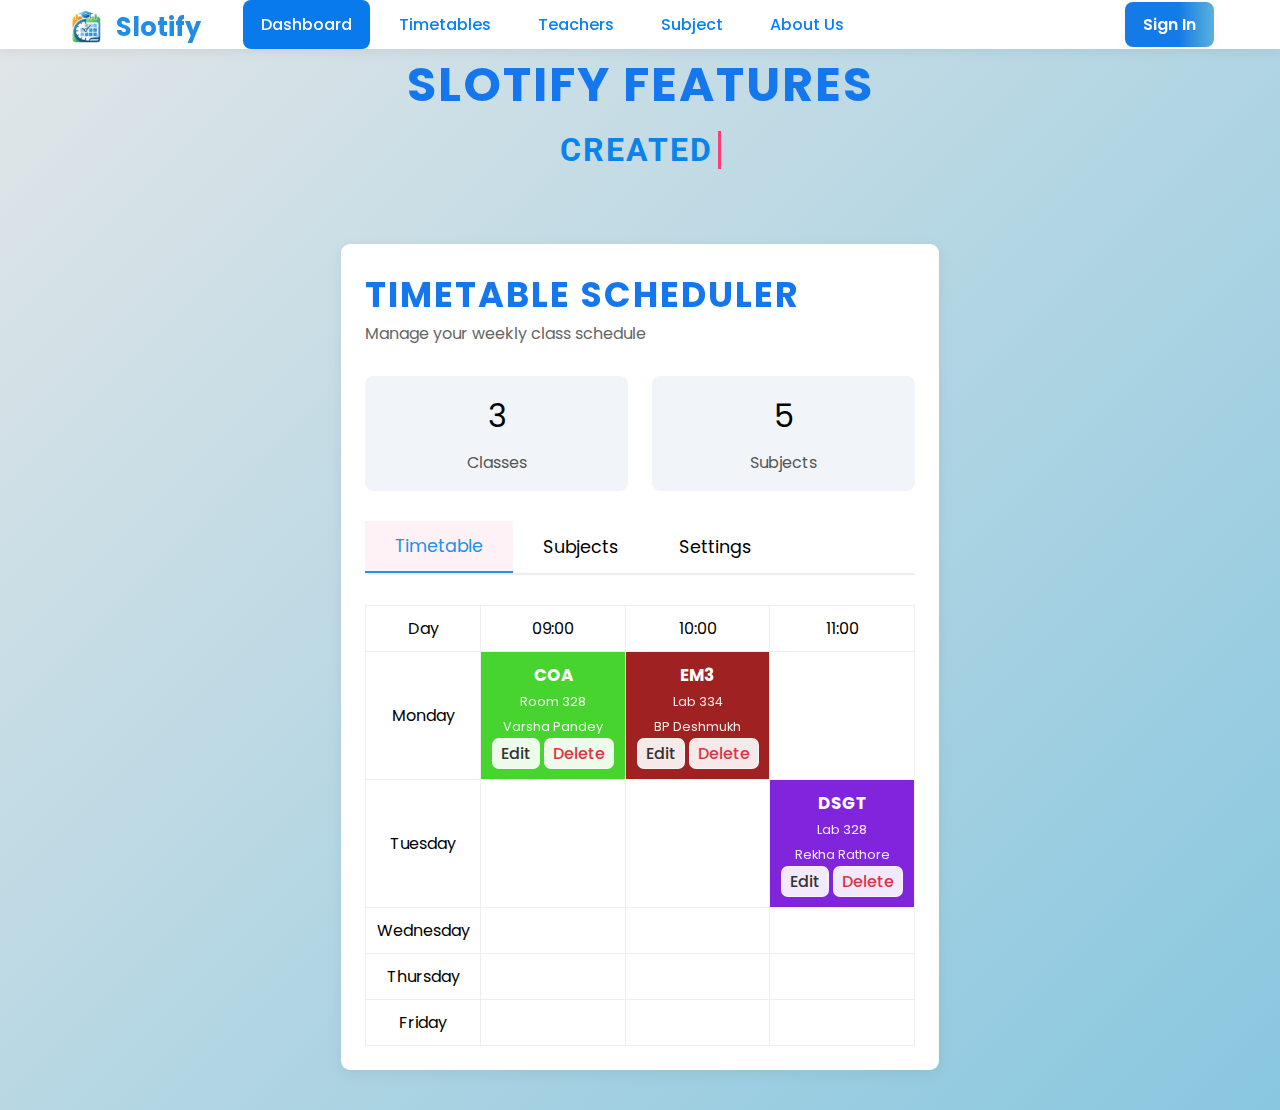
<file: index.html>
<!DOCTYPE html>
<html lang="en">
<head>
    <meta charset="UTF-8">
    <meta name="viewport" content="width=device-width, initial-scale=1.0">
    <title>Slotify Timetable Scheduler</title>
    <style>
@import url('https://fonts.googleapis.com/css2?family=Poppins:ital,wght@0,100;0,200;0,300;0,400;0,500;0,600;0,700;0,800;0,900;1,100;1,200;1,300;1,400;1,500;1,600;1,700;1,800;1,900&family=Roboto:ital,wght@0,100..900;1,100..900&display=swap');
*{
    margin: 0;
    padding: 0;
    box-sizing: border-box;
    font-family: "Poppins", sans-serif;
    font-weight: 400;
    font-style: normal;
}
body {
    font-family: 'Segoe UI', Tahoma, Geneva, Verdana, sans-serif;
    background: linear-gradient(135deg, #e2e6e8 0%, #88c7df 100%);
    margin: 0;
    padding: 0;
    min-height: 100vh;
}
/* --- Layout & Container --- */
.container { 
    max-width: 900px; 
    margin: 40px auto; 
    padding: 24px; 
    background: #fff; 
    border-radius: 9px; 
    box-shadow: 0 4px 16px #0001; 
}
header { display: flex; justify-content: space-between; align-items: center; margin-bottom: 30px; }
header h1 { font-size: 2.2rem; margin: 0; }

/* --- Stats --- */
.stats { display: flex; gap: 24px; margin-bottom: 30px; }
.stat-card { background: #f1f5f9; border-radius: 8px; padding: 16px 26px; text-align: center; flex: 1; }
.stat-card h2 { font-size: 2rem; margin: 0 0 10px 0; }
.stat-card span { color: #555; font-size: 1rem; }

/* --- Tabs --- */
.tabs { display: flex; border-bottom: 2px solid #eee; margin-bottom: 16px;}
.tab { padding: 12px 30px; cursor: pointer; background: none; border: none; outline: none; font-size: 1.1rem; transition: background .2s; }
.tab.active { color: #1b91eb; border-bottom: 2px solid #1c92e0; background: #ffe4ee77; }
.tab-content { display: none; }
.tab-content.active { display: block; }

/* --- Timetable Table --- */
.table-responsive {
    overflow-x: auto;
    width: 100%;
}
table { width: 100%; min-width: 550px; border-collapse: collapse; margin-top: 14px;}
th, td { border: 1px solid #eee; padding: 10px; text-align: center; vertical-align: middle; }
td.event { font-weight: bold; color: #fff; position: relative; }

/* Event Colors (Examples) */
.event-coa { background: #47d42eff; }
.event-em3 { background: #a02121ff; }
.event-dsgt { background: #8025dbff; }

/* Timetable Action Buttons */
.event-actions .btn {
    padding: 2px 8px; 
    font-size: 0.8em; 
    margin: 4px 2px 0 2px;
    background: rgba(255, 255, 255, 0.9);
    border: 1px solid rgba(255, 255, 255, 0.5);
    color: #333; 
    font-weight: 500;
    transition: background 0.1s;
}
.event-actions .btn:hover {
    background: #fff;
    color: #167deb;
}
.event-actions .btn.delete-btn {
    color: #dc3545;
}

/* --- Modals & Buttons --- */
.modal-bg { display: none; position: fixed; z-index: 99; left: 0; top: 0; width: 100vw; height: 100vh; background: #0007; }
.modal { position: fixed; left: 50%; top: 50%; transform: translate(-50%, -50%); background: #fff; border-radius: 10px; padding: 24px; z-index: 100; width: 330px; box-shadow: 0 8px 32px #2222; }
.modal label { display: block; margin-top: 12px; }
.modal-actions { margin-top: 16px; text-align: right;}
.btn { background: #167deb; color: #fff; border: none; padding: 10px 22px; border-radius: 7px; cursor: pointer; font-size: 1em;}
.btn.add { margin-bottom: 0;}
.btn.cancel { background: #eee; color: #444; margin-left: 10px;}

/* --- Subjects List --- */
.subject-list { margin-top: 16px;}
.subject-row { display: flex; align-items: center; background: #f5f5fa; border-radius: 6px; padding: 8px 12px; margin-bottom: 7px;}
.subject-color { width:18px;height:18px; border-radius:50%; margin-right:8px;}
.subject-name { font-weight:600; margin-right:10px;}
.subject-code { font-size:0.92em; color:#555; margin-right:10px;}
.subject-actions button { margin-left: 8px;}

/* --- Navbar --- */
.ig{ width: 40px; height: 40px; border-radius: 50%; margin-right: 10px; }
nav { background: #fff; box-shadow: 0 2px 12px rgba(35,35,65,0.08); position: sticky; top: 0; width: 100%; z-index: 20; }
.navbar-container { max-width: 1200px; margin: 0 auto; display: flex; align-items: center; justify-content: space-between; padding: 0 26px; }
.navbar-logo { color: #218de5; font-size: 1.6rem; font-weight: 700; margin-top: 6px; display: flex; align-items: center; }
.navbar-links { display: flex; align-items: center; gap: 7px; margin-left: 40px; }
.navbar-links a { text-decoration: none; color: #0b80f5; font-weight: 500; font-size: 1.0em; padding: 12px 18px; border-radius: 8px; transition: background .15s, color .20s; margin-left: 2px; margin-right: 2px; }
.navbar-links a:hover, .navbar-links a.active { background-color: #097aeb; color: #fefcfc; }
.navbar-signin { margin-left: auto; padding-left: 22px; }
.signin-btn { background: linear-gradient(90deg, #137ae8 60%, #5ab2da 100%); color: #fff; border: none; border-radius: 8px; padding: 10px 18px; font-weight: 600; font-size: 1em; cursor: pointer; box-shadow: 0 2px 8px #ffadc630; transition: background .2s, box-shadow .2s; }

/* --- Headings & Typewriter Effect --- */
h1 {
    font-size: 3rem;
    font-weight: 700;
    text-align: center;
    background-color: #1577ee;
    -webkit-background-clip: text;
    -webkit-text-fill-color: transparent;
    letter-spacing: 2px;
    text-transform: uppercase;
    animation: glow 2s ease-in-out infinite alternate;
}
.typewriter {
    font-size: 2rem;
    font-weight: 700;
    color: #0a83ec;
    font-family: "Roboto", sans-serif;
    text-transform: uppercase;
    border-right: 3px solid #ff3c78; 
    padding-right: 5px;
    white-space: nowrap;
    text-align: center;
    letter-spacing: 2px;
    margin: 10px auto;
    width: fit-content;
}
@keyframes glow { 
    from { text-shadow: 0 0 5px rgba(21, 119, 238, 0.4); } 
    to { text-shadow: 0 0 10px rgba(21, 119, 238, 0.8), 0 0 15px rgba(21, 119, 238, 0.6); } 
}

/* --- Features Grid (Retained structure) --- */
.features-container {
    display: flex; /* Changed from grid to flex for simplicity here, as only one "feature" div is present */
    justify-content: center;
    max-width: 1100px;
    margin: 35px auto 0 auto;
}
.feature {
    display: flex;
    flex-direction: column;
    align-items: center;
    width: 100%; /* Ensure it takes full available width */
}

/* --- RESPONSIVE STYLES (Mobile View) --- */
@media (max-width: 900px) {
    .container {
        margin: 20px auto; 
    }
}

@media (max-width: 600px) {
    .container {
        padding: 9px;
        margin: 10px auto;
    }
    header h1 {
        font-size: 1.36rem;
    }
    .stats {
        flex-direction: column; /* Stack stats cards */
        gap: 10px;
    }
    .tabs .tab {
        padding: 12px 8px; 
        font-size: 1rem;
    }
    .modal {
        width: 95vw;
    }

    /* Navbar adjustments for narrow screens */
    .navbar-container {
        flex-wrap: wrap; 
        padding: 10px 15px; 
    }
    .navbar-links {
        order: 3; 
        width: 100%;
        margin-left: 0;
        margin-top: 10px;
        justify-content: space-around; 
        overflow-x: auto; 
    }
    .navbar-links a {
        padding: 8px 10px;
        font-size: 0.9em;
        white-space: nowrap; 
    }
    .navbar-signin {
        padding-left: 0;
    }
    .signin-btn {
        padding: 8px 12px;
        font-size: 0.9em;
    }
    
    h1 {
        font-size: 2rem;
        margin-top: 15px;
    }
    .typewriter {
        font-size: 1.3rem;
    }
}
    </style>
</head>
<body>

    <nav>
        <div class="navbar-container">
            <span class="navbar-logo">
                <span class="ig" style="background: url('logo.jpeg') center/cover; display: inline-block;"></span>
                Slotify
            </span>
            <div class="navbar-links">
                <a href="#" class="active">Dashboard</a>
                <a href="#">Timetables</a>
                <a href="#">Teachers</a>
                <a href="#">Subject</a>
                <a href="#">About Us</a>
            </div>
            <div class="navbar-signin">
                <button class="signin-btn" onclick="window.location.href='login.html'">Sign In</button>
            </div>
        </div>
    </nav>

    <h1>Slotify Features</h1>
    <h2 class="typewriter"></h2>
    
    <div class="features-container">
        <div class="feature">
            <div class="container">
                <header>
                    <div>
                        <h1>Timetable Scheduler</h1>
                        <span style="color:#666;">Manage your weekly class schedule</span>
                    </div>
                </header>
                <div class="stats">
                    <div class="stat-card"><h2 id="stat-events">3</h2><span>Classes</span></div>
                    <div class="stat-card"><h2 id="stat-subjects">5</h2><span>Subjects</span></div>
                </div>
                <div class="tabs">
                    <button class="tab active" onclick="switchTab('timetable')">Timetable</button>
                    <button class="tab" onclick="switchTab('subjects')">Subjects</button>
                    <button class="tab" onclick="switchTab('settings')">Settings</button>
                </div>
                <div class="tab-content active" id="tab-timetable">
                    <div class="table-responsive">
                        <table id="timetable-table">
                            <thead>
                                <tr>
                                    <th>Day</th>
                                    <th>09:00</th>
                                    <th>10:00</th>
                                    <th>11:00</th>
                                </tr>
                            </thead>
                            <tbody id="timetable-tbody"></tbody>
                        </table>
                    </div>
                </div>
                <div class="tab-content" id="tab-subjects">
                    <div class="subject-list" id="subject-list"></div>
                    <button class="btn add" onclick="openSubjectDialog()">Add Subject</button>
                </div>
                <div class="tab-content" id="tab-settings">
                    <div style="text-align:center; padding:40px; color:#999;">
                        <svg height="64" width="64"><circle cx="32" cy="32" r="28" fill="#eee"/><text x="32" y="42" font-size="30" text-anchor="middle" fill="#bbb">&#9881;</text></svg>
                        <h3>Settings Coming Soon</h3>
                        <p>Additional settings and preferences will be available here.</p>
                    </div>
                </div>
            </div>
        </div>
    </div>
    
    <div class="modal-bg" id="event-modal-bg">
        <form id="event-modal" class="modal" onsubmit="saveEvent(event)">
            <h3 id="event-modal-title">Add Class</h3>
            <label>Subject: <select id="event-subject" required></select></label>
            <label>Day: <select id="event-day" required>
                    <option>Monday</option><option>Tuesday</option><option>Wednesday</option>
                    <option>Thursday</option><option>Friday</option>
                </select>
            </label>
            <label>Time: <select id="event-time" required>
                    <option value="09:00">09:00</option><option value="10:00">10:00</option><option value="11:00">11:00</option>
                </select>
            </label>
            <label>Duration (hrs): <input type="number" id="event-duration" value="1" min="1" max="4" required></label>
            <label>Room: <input type="text" id="event-room" placeholder="Room / Lab"></label>
            <label>Teacher: <input type="text" id="event-teacher" placeholder="Faculty"></label>
            <div class="modal-actions">
                <button type="submit" class="btn">Save</button>
                <button type="button" class="btn cancel" onclick="closeEventDialog()">Cancel</button>
            </div>
        </form>
    </div>
    <div class="modal-bg" id="subject-modal-bg">
        <form id="subject-modal" class="modal" onsubmit="saveSubject(event)">
            <h3 id="subject-modal-title">Add Subject</h3>
            <label>Name: <input type="text" id="subject-name" required></label>
            <label>Code: <input type="text" id="subject-code" required></label>
            <label>Color: <input type="color" id="subject-color" value="#3B82F6" required></label>
            <div class="modal-actions">
                <button type="submit" class="btn">Save</button>
                <button type="button" class="btn cancel" onclick="closeSubjectDialog()">Cancel</button>
            </div>
        </form>
    </div>

    <script>
    // Initial data
    let events = [
        { id: '1', subject: 'COA', time: '09:00', duration: 1, day: 'Monday', color: '#47d42eff', room: 'Room 328', teacher: 'Varsha Pandey' },
        { id: '2', subject: 'EM3', time: '10:00', duration: 1, day: 'Monday', color: '#a02121ff', room: 'Lab 334', teacher: 'BP Deshmukh' },
        { id: '3', subject: 'DSGT', time: '11:00', duration: 1, day: 'Tuesday', color: '#8025dbff', room: 'Lab 328', teacher: 'Rekha Rathore' }
    ];
    let subjects = [
        { id: '1', name: 'COA', color: '#47d42eff', code: 'CS301' },
        { id: '2', name: 'EM3', color: '#a02121ff', code: 'MA302' },
        { id: '3', name: 'DSGT', color: '#8025dbff', code: 'CS303' },
        { id: '4', name: 'Biology', color: '#F59E0B', code: 'BIO101' },
        { id: '5', name: 'English', color: '#8B5CF6', code: 'ENG101' }
    ];

    // State for editing
    let editingEvent = null;
    let editingSubject = null;

    // --- Tab Logic ---
    function switchTab(tab) {
        ['timetable','subjects','settings'].forEach(t => {
            document.getElementById('tab-' + t).classList.toggle('active', t === tab);
        });
        let tabBtns = document.querySelectorAll('.tab');
        tabBtns.forEach((btn, idx) => btn.className = 'tab' + (btn.innerText.toLowerCase() === tab ? ' active' : ''));
    }

    // --- Timetable Rendering ---
    function renderTimetable() {
        const tbody = document.getElementById('timetable-tbody');
        tbody.innerHTML = '';
        const days = ['Monday','Tuesday','Wednesday','Thursday','Friday'];
        const times = ['09:00','10:00','11:00'];
        
        for (let day of days) {
            let tr = document.createElement('tr');
            let tdDay = document.createElement('td');
            tdDay.textContent = day;
            tr.appendChild(tdDay);
            
            for (let time of times) {
                let td = document.createElement('td');
                let event = events.find(e => e.day === day && e.time === time);
                
                if (event) {
                    td.className = 'event event-' + event.subject.toLowerCase().replace(/\s/g, '');
                    td.style.background = event.color;
                    
                    td.innerHTML = `
                        <div style="font-size:1.05em; font-weight: bold;">${event.subject}</div>
                        <span style="font-size:0.8em; opacity: 0.9;">${event.room||''}<br>${event.teacher||''}</span>
                        <div class="event-actions">
                            <button class="btn" onclick="editEvent('${event.id}')">Edit</button>
                            <button class="btn delete-btn" onclick="deleteEvent('${event.id}')">Delete</button>
                        </div>
                    `;
                }
                tr.appendChild(td);
            }
            tbody.appendChild(tr);
        }
        document.getElementById('stat-events').textContent = events.length;
    }

    // --- Subject List Rendering ---
    function renderSubjects() {
        const list = document.getElementById('subject-list');
        list.innerHTML = '';
        for (let subject of subjects) {
            let div = document.createElement('div');
            div.className = 'subject-row';
            div.innerHTML = `<span class="subject-color" style="background:${subject.color}"></span>
                <span class="subject-name">${subject.name}</span>
                <span class="subject-code">${subject.code}</span>
                <span class="subject-actions">
                    <button class="btn" style="padding:4px 12px;" onclick="editSubject('${subject.id}')">Edit</button>
                    <button class="btn cancel" style="padding:4px 12px;" onclick="deleteSubject('${subject.id}')">Delete</button>
                </span>`;
            list.appendChild(div);
        }
        document.getElementById('stat-subjects').textContent = subjects.length;
    }

    // --- Helper: Populate Subject Dropdown ---
    function populateSubjectOptions() {
        const select = document.getElementById('event-subject');
        select.innerHTML = '';
        for (let subject of subjects) {
            let opt = document.createElement('option');
            opt.value = subject.name;
            opt.textContent = subject.name;
            select.appendChild(opt);
        }
    }

    // --- Event (Class) CRUD Logic ---
    function openEventDialog(editId) {
        populateSubjectOptions();
        document.getElementById('event-modal-title').textContent = editId ? 'Edit Class' : 'Add Class';
        document.getElementById('event-modal-bg').style.display = 'block';
        editingEvent = null;
        if (editId) {
            let event = events.find(e => e.id === editId);
            if (event) {
                editingEvent = event;
                document.getElementById('event-subject').value = event.subject;
                document.getElementById('event-day').value = event.day;
                document.getElementById('event-time').value = event.time;
                document.getElementById('event-duration').value = event.duration;
                document.getElementById('event-room').value = event.room||'';
                document.getElementById('event-teacher').value = event.teacher||'';
            }
        } else {
            document.getElementById('event-subject').value = subjects.length > 0 ? subjects[0].name : '';
            document.getElementById('event-day').value = 'Monday';
            document.getElementById('event-time').value = '09:00';
            document.getElementById('event-duration').value = 1;
            document.getElementById('event-room').value = '';
            document.getElementById('event-teacher').value = '';
        }
    }
    function closeEventDialog() {
        document.getElementById('event-modal-bg').style.display = 'none';
    }
    function saveEvent(e) {
        e.preventDefault();
        const subject = document.getElementById('event-subject').value;
        const day = document.getElementById('event-day').value;
        const time = document.getElementById('event-time').value;
        const duration = parseInt(document.getElementById('event-duration').value);
        const room = document.getElementById('event-room').value;
        const teacher = document.getElementById('event-teacher').value;
        const subjectObj = subjects.find(s => s.name === subject);
        const color = subjectObj ? subjectObj.color : '#999';
        
        if (editingEvent) {
            editingEvent.subject = subject;
            editingEvent.day = day;
            editingEvent.time = time;
            editingEvent.duration = duration;
            editingEvent.room = room;
            editingEvent.teacher = teacher;
            editingEvent.color = color;
        } else {
            const clash = events.find(e => e.day === day && e.time === time);
            if (clash) {
                alert(`Clash detected! ${clash.subject} is already scheduled for ${day} at ${time}.`);
                return;
            }

            events.push({
                id: Date.now().toString(),
                subject, day, time, duration, room, teacher, color
            });
        }
        closeEventDialog();
        renderTimetable();
    }
    function editEvent(id) { openEventDialog(id); }
    function deleteEvent(id) {
        if (confirm("Are you sure you want to delete this class from the timetable?")) {
            events = events.filter(ev => ev.id !== id);
            renderTimetable();
        }
    }

    // --- Subject CRUD Logic ---
    function openSubjectDialog(editId) {
        document.getElementById('subject-modal-title').textContent = editId ? 'Edit Subject' : 'Add Subject';
        document.getElementById('subject-modal-bg').style.display = 'block';
        editingSubject = null;
        if (editId) {
            let subject = subjects.find(s => s.id === editId);
            if (subject) {
                editingSubject = subject;
                document.getElementById('subject-name').value = subject.name;
                document.getElementById('subject-code').value = subject.code;
                document.getElementById('subject-color').value = subject.color;
            }
        } else {
            document.getElementById('subject-name').value = '';
            document.getElementById('subject-code').value = '';
            document.getElementById('subject-color').value = '#3B82F6';
        }
    }
    function closeSubjectDialog() {
        document.getElementById('subject-modal-bg').style.display = 'none';
    }
    function saveSubject(e) {
        e.preventDefault();
        const name = document.getElementById('subject-name').value;
        const code = document.getElementById('subject-code').value;
        const color = document.getElementById('subject-color').value;
        if (editingSubject) {
            editingSubject.name = name;
            editingSubject.code = code;
            editingSubject.color = color;
            events.forEach(ev => {
                if (ev.subject === name) {
                    ev.color = color;
                }
            });
        } else {
            subjects.push({
                id: Date.now().toString(), name, code, color
            });
        }
        renderSubjects();
        renderTimetable();
        closeSubjectDialog();
    }
    function editSubject(id) {openSubjectDialog(id);}
    function deleteSubject(id) {
        const subj = subjects.find(s => s.id === id);
        if (!subj) return;
        if (confirm(`Deleting ${subj.name} will also remove all its classes from the timetable. Continue?`)) {
            events = events.filter(ev => ev.subject !== subj.name);
            subjects = subjects.filter(s => s.id !== id);
            renderSubjects();
            renderTimetable();
        }
    }

    // --- Typewriter Effect ---
    const texts = [
        "Created by Team HexaCore",
        "Scheduling made simple.",
        "Dynamic timetables.",
        "No more clashes. No more chaos.",
        "Smart. Fast. Reliable.",
    ];
    let count = 0;
    let index = 0;
    let currentText = "";
    let isDeleting = false;
    const speed = 100;

    function type() {
        currentText = texts[count];
        let displayed = document.querySelector(".typewriter");

        if (!isDeleting) {
            displayed.textContent = currentText.substring(0, index++);
        } else {
            displayed.textContent = currentText.substring(0, index--);
        }

        if (!isDeleting && index === currentText.length) {
            isDeleting = true;
            setTimeout(type, 1500);
            return;
        } else if (isDeleting && index === 0) {
            isDeleting = false;
            count = (count + 1) % texts.length;
        }

        setTimeout(type, isDeleting ? speed / 2 : speed);
    }

    // --- Initialization ---
    document.addEventListener('DOMContentLoaded', () => {
        renderTimetable();
        renderSubjects();
        type();
    });

    // Click anywhere outside modal to close
    window.onclick = function(event) {
        if (event.target === document.getElementById('event-modal-bg')) closeEventDialog();
        if (event.target === document.getElementById('subject-modal-bg')) closeSubjectDialog();
    }
    </script>
</body>
</html>
</file>
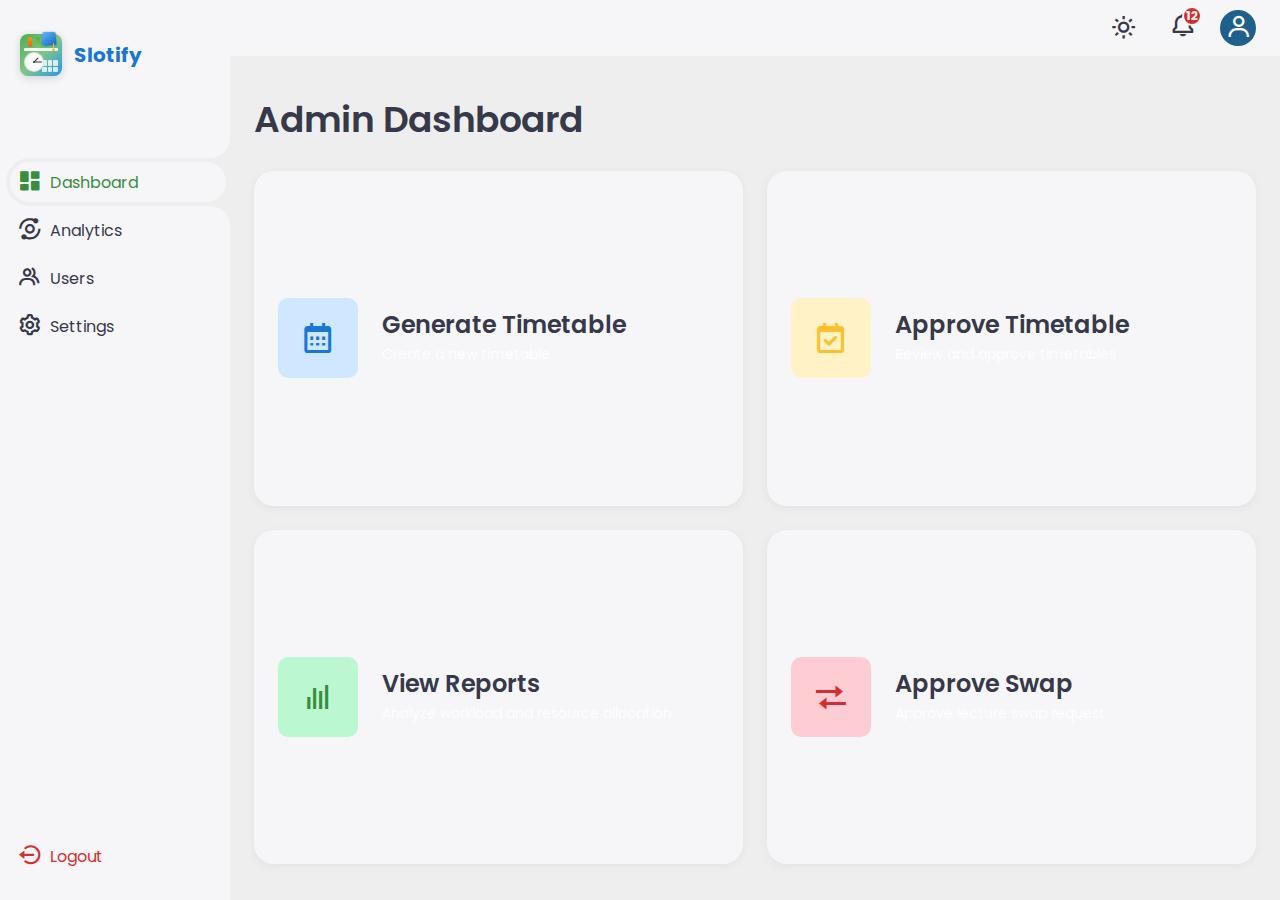
<file: admin.html>
<!DOCTYPE html>
<html lang="en">

<head>
  <meta charset="UTF-8">
  <meta name="viewport" content="width=device-width, initial-scale=1.0">
  <link href="https://unpkg.com/boxicons@2.1.4/css/boxicons.min.css" rel="stylesheet">
  <style>
    @import url('https://fonts.googleapis.com/css2?family=Poppins:wght@300;400;500;600;700;800&display=swap');

    :root {
      --light: #f6f6f9;
      --primary: #1976D2;
      --light-primary: #CFE8FF;
      --grey: #eee;
      --dark-grey: #AAAAAA;
      --dark: #363949;
      --danger: #D32F2F;
      --light-danger: #FECDD3;
      --warning: #FBC02D;
      --light-warning: #FFF2C6;
      --success: #388E3C;
      --light-success: #BBF7D0;
    }

    * {
      margin: 0;
      padding: 0;
      box-sizing: border-box;
      font-family: 'Poppins', sans-serif;
    }

    .bx {
      font-size: 1.7rem;
    }

    a {
      text-decoration: none;
    }

    li {
      list-style: none;
    }

    html {
      overflow-x: hidden;
    }

    body.dark {
      --light: #2d2d2d;
      --grey: #3a3a3a;
      --dark: #f8f9fa;
      --primary: #4fc3f7;
      --light-primary: #1e3a8a;
      --light-warning: #7c2d12;
      --light-success: #14532d;
      --light-danger: #7f1d1d;
    }

    body {
      background: var(--grey);
      overflow-x: hidden;
      transition: background-color 0.3s ease;
    }

    .sidebar {
      position: fixed;
      top: 0;
      left: 0;
      background: var(--light);
      width: 230px;
      height: 100%;
      z-index: 2000;
      overflow-x: hidden;
      scrollbar-width: none;
      transition: all 0.3s ease;
      display: flex;
      flex-direction: column;
    }

    .sidebar::-webkit-scrollbar {
      display: none;
    }

    .sidebar.close {
      width: 60px;
    }

    /* Updated logo styling */
    .sidebar .logo-name {
      font-size: 24px;
      font-weight: 700;
      height: 70px;
      display: flex;
      align-items: center;
      color: var(--primary);
      z-index: 500;
      padding: 20px;
      box-sizing: content-box;
      gap: 12px;
      position: relative;
    }

    /* Light mode logo */
    .logo-light {
      display: flex;
      align-items: center;
      gap: 12px;
    }

    .logo-dark {
      display: none;
      align-items: center;
      gap: 12px;
    }

    /* Complex colorful logo for light mode */
    .logo-icon {
      width: 42px;
      height: 42px;
      position: relative;
    }

    .calendar-container {
      width: 100%;
      height: 100%;
      position: relative;
    }

    .calendar-body {
      width: 100%;
      height: 100%;
      background: linear-gradient(135deg, #4CAF50 0%, #81C784 50%, #2196F3 100%);
      border-radius: 8px;
      position: relative;
      overflow: hidden;
      box-shadow: 0 2px 8px rgba(0,0,0,0.15);
    }

    /* Spiral rings at top */
    .spiral-ring {
      position: absolute;
      top: 3px;
      width: 4px;
      height: 10px;
      border-radius: 2px;
    }

    .left-spiral {
      left: 8px;
      background: linear-gradient(to bottom, #FF9800, #FF5722);
    }

    .center-spiral {
      left: 16px;
      background: linear-gradient(to bottom, #4CAF50, #8BC34A);
    }

    .right-spiral {
      left: 24px;
      background: linear-gradient(to bottom, #2196F3, #03DAC6);
    }

    /* Calendar header */
    .calendar-header {
      position: absolute;
      top: 14px;
      left: 4px;
      right: 4px;
      height: 3px;
      background: rgba(255, 255, 255, 0.9);
      border-radius: 1px;
    }

    /* Calendar grid */
    .calendar-grid {
      position: absolute;
      bottom: 4px;
      right: 4px;
      width: 16px;
      height: 12px;
      display: grid;
      grid-template-columns: repeat(3, 1fr);
      grid-template-rows: repeat(2, 1fr);
      gap: 1px;
    }

    .grid-cell {
      background: rgba(255, 255, 255, 0.8);
      border-radius: 1px;
    }

    /* Clock overlay */
    .clock-overlay {
      position: absolute;
      left: 4px;
      top: 18px;
      width: 20px;
      height: 20px;
    }

    .clock-face {
      width: 100%;
      height: 100%;
      background: rgba(255, 255, 255, 0.95);
      border-radius: 50%;
      border: 1px solid rgba(0,0,0,0.1);
    }

    .clock-hand {
      position: absolute;
      background: #333;
      border-radius: 1px;
      transform-origin: bottom center;
      left: 50%;
      bottom: 50%;
    }

    .hour-hand {
      width: 1px;
      height: 6px;
      transform: translateX(-50%) rotate(45deg);
    }

    .minute-hand {
      width: 1px;
      height: 8px;
      transform: translateX(-50%) rotate(90deg);
    }

    .clock-center {
      position: absolute;
      top: 50%;
      left: 50%;
      width: 2px;
      height: 2px;
      background: #333;
      border-radius: 50%;
      transform: translate(-50%, -50%);
    }

    /* Graduation cap */
    .graduation-cap {
      position: absolute;
      top: -3px;
      right: 6px;
      z-index: 10;
    }

    .cap-square {
      width: 14px;
      height: 14px;
      background: linear-gradient(135deg, #2196F3, #1565C0);
      border-radius: 2px;
      transform: perspective(20px) rotateX(15deg);
      box-shadow: 0 1px 3px rgba(0,0,0,0.2);
      position: relative;
    }

    .cap-square::after {
      content: '';
      position: absolute;
      top: 0;
      left: 0;
      right: 0;
      bottom: 0;
      background: linear-gradient(145deg, rgba(255,255,255,0.3), transparent);
      border-radius: 2px;
    }

    .cap-tassel {
      position: absolute;
      top: 12px;
      right: 2px;
      width: 1px;
      height: 6px;
      background: #FFC107;
      border-radius: 1px;
    }

    .cap-tassel::after {
      content: '';
      position: absolute;
      bottom: -2px;
      right: -1px;
      width: 3px;
      height: 2px;
      background: #FFC107;
      border-radius: 1px;
    }

    /* Dark mode logo */
    .logo-dark-icon {
      width: 42px;
      height: 42px;
      position: relative;
    }

    .clock-circle {
      width: 100%;
      height: 100%;
      background: linear-gradient(135deg, #4CAF50, #FF9800);
      border-radius: 50%;
      position: relative;
      display: flex;
      align-items: center;
      justify-content: center;
    }

    .clock-circle::before {
      content: '';
      position: absolute;
      width: 30px;
      height: 30px;
      background: #2d2d2d;
      border-radius: 50%;
    }

    .clock-hand-dark {
      position: absolute;
      background: #fff;
      border-radius: 1px;
      transform-origin: bottom center;
    }

    .clock-hand-dark.hour {
      width: 2px;
      height: 8px;
      transform: rotate(45deg);
      z-index: 2;
    }

    .clock-hand-dark.minute {
      width: 1px;
      height: 10px;
      transform: rotate(90deg);
      z-index: 2;
    }

    .sidebar .logo-name span {
      color: var(--primary);
      font-weight: 700;
      font-size: 20px;
    }

    /* Dark mode logo display */
    body.dark .logo-light {
      display: none;
    }

    body.dark .logo-dark {
      display: flex;
    }

    body.dark .logo-dark span {
      color: #fff;
      font-weight: 700;
      letter-spacing: 1px;
    }

    .sidebar.close .logo-name span {
      opacity: 0;
    }

    .sidebar .side-menu {
      width: 100%;
      margin-top: 48px;
    }

    .sidebar .side-menu:last-child {
      margin-top: auto;
      margin-bottom: 20px;
    }

    .sidebar .side-menu li {
      height: 48px;
      background: transparent;
      margin-left: 6px;
      border-radius: 48px 0 0 48px;
      padding: 4px;
    }

    .sidebar .side-menu li.active {
      background: var(--grey);
      position: relative;
    }

    .sidebar .side-menu li.active::before {
      content: "";
      position: absolute;
      width: 40px;
      height: 40px;
      border-radius: 50%;
      top: -40px;
      right: 0;
      box-shadow: 20px 20px 0 var(--grey);
      z-index: -1;
    }

    .sidebar .side-menu li.active::after {
      content: "";
      position: absolute;
      width: 40px;
      height: 40px;
      border-radius: 50%;
      bottom: -40px;
      right: 0;
      box-shadow: 20px -20px 0 var(--grey);
      z-index: -1;
    }

    .sidebar .side-menu li a {
      width: 100%;
      height: 100%;
      background: var(--light);
      display: flex;
      align-items: center;
      border-radius: 48px;
      font-size: 16px;
      color: var(--dark);
      white-space: nowrap;
      overflow-x: hidden;
      transition: all 0.3s ease;
    }

    .sidebar .side-menu li.active a {
      color: var(--success);
    }

    .sidebar.close .side-menu li a {
      width: calc(48px - (4px * 2));
      transition: all 0.3s ease;
    }

    .sidebar .side-menu li a .bx {
      min-width: calc(60px - ((4px + 6px) * 2));
      display: flex;
      font-size: 1.6rem;
      justify-content: center;
    }

    .sidebar .side-menu li a.logout {
      color: var(--danger);
    }

    /* Content */
    .content {
      position: relative;
      width: calc(100% - 230px);
      left: 230px;
      transition: all 0.3s ease;
    }

    .sidebar.close ~ .content {
      width: calc(100% - 60px);
      left: 60px;
    }

    .content nav {
      height: 56px;
      background: var(--light);
      padding: 0 24px 0 0;
      display: flex;
      align-items: center;
      justify-content: flex-end;
      grid-gap: 24px;
      position: sticky;
      top: 0;
      left: 0;
      z-index: 1000;
    }

    .content nav a {
      color: var(--dark);
    }

    .content nav .bx.bx-menu {
      cursor: pointer;
      color: var(--dark);
    }

    .content nav .notif {
      font-size: 20px;
      position: relative;
    }

    .content nav .notif .count {
      position: absolute;
      top: -6px;
      right: -6px;
      width: 20px;
      height: 20px;
      background: var(--danger);
      border-radius: 50%;
      color: var(--light);
      border: 2px solid var(--light);
      font-weight: 700;
      font-size: 12px;
      display: flex;
      align-items: center;
      justify-content: center;
    }

    .content nav .profile .profile-icon {
      width: 36px;
      height: 36px;
      background: #1e5f8b;
      border-radius: 50%;
      display: flex;
      align-items: center;
      justify-content: center;
      color: white;
      font-size: 18px;
      transition: all 0.3s ease;
    }

    .content nav .profile .profile-icon:hover {
      background: #1a5378;
      transform: scale(1.05);
    }

    /* Dark mode profile icon */
    body.dark .content nav .profile .profile-icon {
      background: #4a90c2;
    }

    body.dark .content nav .profile .profile-icon:hover {
      background: #5ba0d2;
    }

    /* Theme Toggle Button */
    .theme-toggle {
      background: none;
      border: none;
      font-size: 20px;
      color: var(--dark);
      cursor: pointer;
      padding: 8px;
      border-radius: 50%;
      transition: all 0.3s ease;
      display: flex;
      align-items: center;
      justify-content: center;
    }

    .theme-toggle:hover {
      background: var(--grey);
      transform: rotate(180deg);
    }

    .sidebar,
    .content nav,
    .admin-card {
      transition: background-color 0.3s ease, color 0.3s ease;
    }

    /* Main Content */
    .content main {
      width: 100%;
      padding: 36px 24px;
      height: calc(100vh - 56px);
      display: flex;
      flex-direction: column;
    }

    .content main .header {
      display: flex;
      align-items: center;
      justify-content: space-between;
      grid-gap: 16px;
      flex-wrap: wrap;
      margin-bottom: 24px;
    }

    .content main .header .left h1 {
      font-size: 36px;
      font-weight: 600;
      color: var(--dark);
    }

    /* Admin container that takes full remaining space */
    .admin-container {
      display: grid;
      grid-template-columns: 1fr 1fr;
      grid-template-rows: 1fr 1fr;
      gap: 24px;
      flex: 1;
      height: 100%;
    }

    .admin-card {
      padding: 32px 24px;
      background: var(--light);
      border-radius: 20px;
      display: flex;
      align-items: center;
      gap: 24px;
      cursor: pointer;
      transition: all 0.3s ease;
      box-shadow: 0 2px 10px rgba(0, 0, 0, 0.05);
    }

    .admin-card:hover {
      transform: translateY(-5px);
      box-shadow: 0 10px 30px rgba(0, 0, 0, 0.15);
    }

    .admin-card .bx {
      width: 80px;
      height: 80px;
      border-radius: 10px;
      font-size: 36px;
      display: flex;
      align-items: center;
      justify-content: center;
      flex-shrink: 0;
    }

    .admin-card:nth-child(1) .bx {
      background: var(--light-primary);
      color: var(--primary);
    }

    .admin-card:nth-child(2) .bx {
      background: var(--light-warning);
      color: var(--warning);
    }

    .admin-card:nth-child(3) .bx {
      background: var(--light-success);
      color: var(--success);
    }

    .admin-card:nth-child(4) .bx {
      background: var(--light-danger);
      color: var(--danger);
    }

    .admin-card .info h3 {
      font-size: 24px;
      font-weight: 600;
      color: var(--dark);
      line-height: 1.2;
    }

    .admin-card .info p {
      font-size: 14px;
      color: #ffffff;
      margin-top: 4px;
      opacity: 0.9;
    }

    /* Responsive */
    @media screen and (max-width: 768px) {
      .sidebar {
        width: 200px;
      }

      .content {
        width: calc(100% - 200px);
        left: 200px;
      }

      .admin-container {
        grid-template-columns: 1fr;
        grid-template-rows: repeat(4, 1fr);
        gap: 16px;
      }

      .admin-card {
        padding: 24px 20px;
      }

      .admin-card .bx {
        width: 60px;
        height: 60px;
        font-size: 28px;
      }

      .admin-card .info h3 {
        font-size: 20px;
      }
    }

    @media screen and (max-width: 576px) {
      .sidebar.close {
        width: 60px;
      }

      .sidebar.close ~ .content {
        width: calc(100% - 60px);
        left: 60px;
      }

      .admin-container {
        gap: 12px;
      }

      .admin-card {
        padding: 20px 16px;
        gap: 16px;
      }

      .admin-card .bx {
        width: 50px;
        height: 50px;
        font-size: 24px;
      }

      .admin-card .info h3 {
        font-size: 18px;
      }
    }
  </style>
  <title>Admin Dashboard | Slotify</title>
</head>

<body>
  <div class="sidebar">
    <div class="logo-name">
      <div class="logo-light">
        <div class="logo-icon">
          <div class="calendar-container">
            <!-- Calendar base with gradient -->
            <div class="calendar-body">
              <!-- Calendar rings/spirals -->
              <div class="spiral-ring left-spiral"></div>
              <div class="spiral-ring center-spiral"></div>
              <div class="spiral-ring right-spiral"></div>
              
              <!-- Calendar grid -->
              <div class="calendar-header"></div>
              <div class="calendar-grid">
                <div class="grid-cell"></div>
                <div class="grid-cell"></div>
                <div class="grid-cell"></div>
                <div class="grid-cell"></div>
                <div class="grid-cell"></div>
                <div class="grid-cell"></div>
              </div>
              
              <!-- Clock overlay -->
              <div class="clock-overlay">
                <div class="clock-face"></div>
                <div class="clock-hand hour-hand"></div>
                <div class="clock-hand minute-hand"></div>
                <div class="clock-center"></div>
              </div>
            </div>
            
            <!-- Graduation cap -->
            <div class="graduation-cap">
              <div class="cap-square"></div>
              <div class="cap-tassel"></div>
            </div>
          </div>
        </div>
        <span>Slotify</span>
      </div>
      <div class="logo-dark">
        <div class="logo-dark-icon">
          <div class="clock-circle">
            <div class="clock-hand-dark hour"></div>
            <div class="clock-hand-dark minute"></div>
          </div>
        </div>
        <span>SLOTIFY</span>
      </div>
    </div>

    <ul class="side-menu">
      <li class="active"><a href="#"><i class='bx bxs-dashboard'></i>Dashboard</a></li>
      <li><a href="#"><i class='bx bx-analyse'></i>Analytics</a></li>
      <li><a href="#"><i class='bx bx-group'></i>Users</a></li>
      <li><a href="#"><i class='bx bx-cog'></i>Settings</a></li>
    </ul>

    <ul class="side-menu">
      <li>
        <a href="#" class="logout">
          <i class='bx bx-log-out-circle'></i>
          Logout
        </a>
      </li>
    </ul>
  </div>

  <div class="content">
    <nav>
      <form action="#">
        <div class="form-input"></div>
      </form>
      <button class="theme-toggle" id="theme-toggle">
        <i class='bx bx-sun' id="theme-icon"></i>
      </button>
      <a href="#" class="notif">
        <i class='bx bx-bell'></i>
        <span class="count">12</span>
      </a>
      <a href="#" class="profile">
        <div class="profile-icon">
          <i class='bx bx-user'></i>
        </div>
      </a>
    </nav>

    <main>
      <div class="header">
        <div class="left">
          <h1>Admin Dashboard</h1>
        </div>
      </div>

      <!-- Updated admin container that takes full space -->
      <div class="admin-container">
        <div class="admin-card">
          <i class='bx bx-calendar'></i>
          <span class="info">
            <h3>Generate Timetable</h3>
            <p>Create a new timetable</p>
          </span>
        </div>
        
        <div class="admin-card">
          <i class='bx bx-calendar-check'></i>
          <span class="info">
            <h3>Approve Timetable</h3>
            <p>Review and approve timetables</p>
          </span>
        </div>
        
        <div class="admin-card">
          <i class='bx bx-bar-chart'></i>
          <span class="info">
            <h3>View Reports</h3>
            <p>Analyze workload and resource allocation</p>
          </span>
        </div>
        
        <div class="admin-card">
          <i class='bx bx-transfer'></i>
          <span class="info">
            <h3>Approve Swap</h3>
            <p>Approve lecture swap request</p>
          </span>
        </div>
      </div>
    </main>
  </div>

  <script>
    const sideLinks = document.querySelectorAll('.sidebar .side-menu li a:not(.logout)');
    sideLinks.forEach(item => {
        const li = item.parentElement;
        item.addEventListener('click', () => {
            sideLinks.forEach(i => {
                i.parentElement.classList.remove('active');
            });
            li.classList.add('active');
        });
    });

    const menuBar = document.querySelector('.content nav .bx.bx-menu');
    const sideBar = document.querySelector('.sidebar');

    if (menuBar) {
        menuBar.addEventListener('click', () => {
            sideBar.classList.toggle('close');
        });
    }

    window.addEventListener('resize', () => {
        if (window.innerWidth < 768) {
            sideBar.classList.add('close');
        } else {
            sideBar.classList.remove('close');
        }
    });

    // Theme toggle functionality
    const themeToggle = document.getElementById('theme-toggle');
    const themeIcon = document.getElementById('theme-icon');
    const body = document.body;

    // Check for saved theme or default to light mode
    const savedTheme = localStorage.getItem('theme') || 'light';
    body.classList.toggle('dark', savedTheme === 'dark');
    updateThemeIcon();

    themeToggle.addEventListener('click', () => {
        body.classList.toggle('dark');
        const isDark = body.classList.contains('dark');
        localStorage.setItem('theme', isDark ? 'dark' : 'light');
        updateThemeIcon();
    });

    function updateThemeIcon() {
        const isDark = body.classList.contains('dark');
        themeIcon.className = isDark ? 'bx bx-moon' : 'bx bx-sun';
    }
  </script>
</body>
</html>
</file>
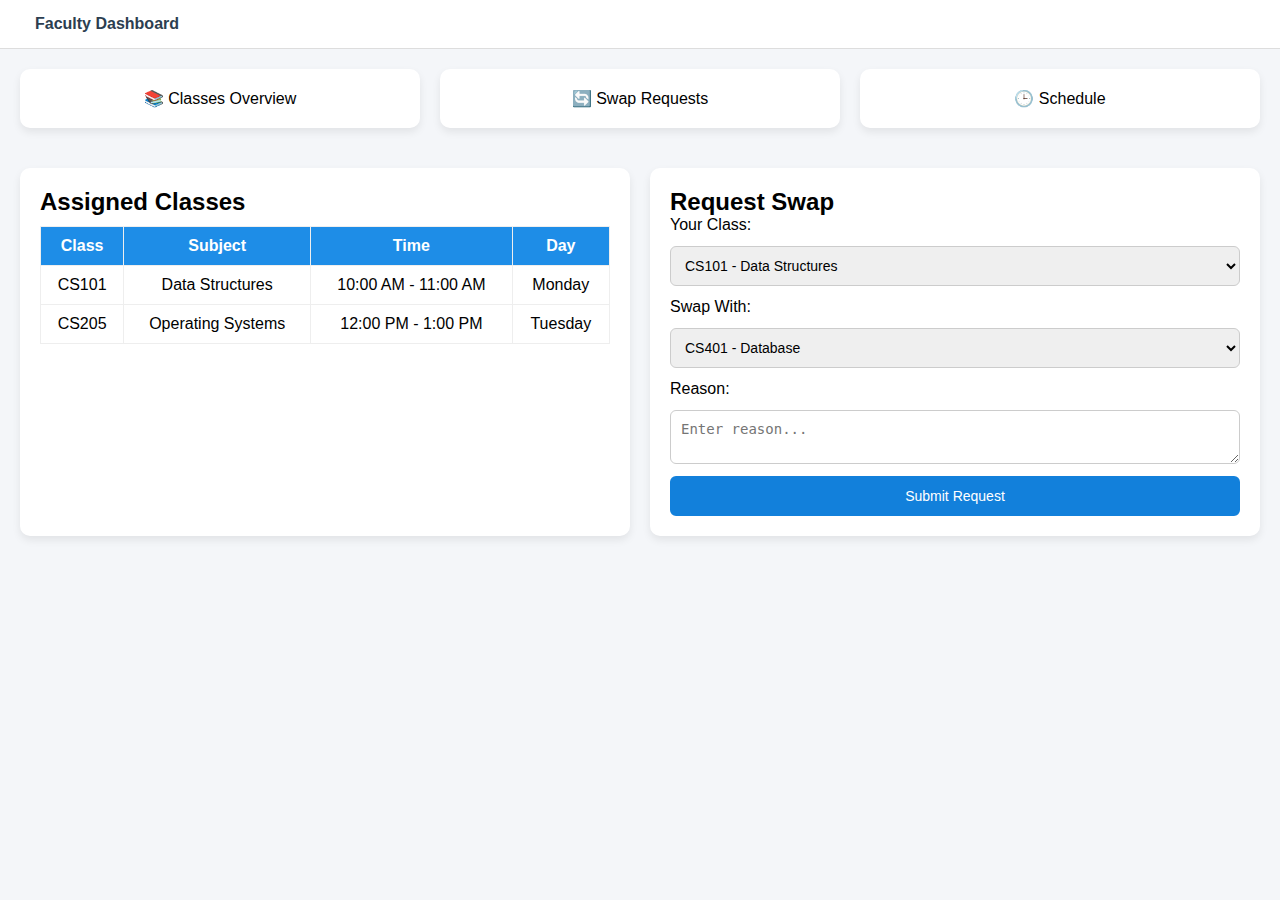
<file: faculty.html>
<!DOCTYPE html>
<html lang="en">
  <head>
    <meta charset="UTF-8" />
    <meta name="viewport" content="width=device-width, initial-scale=1.0" />
    <title>Faculty Dashboard</title>
   <style>
    * {
  margin: 0;
  padding: 0;
  box-sizing: border-box;
}
body {
  font-family: "Segoe UI", sans-serif;
  display: flex;
  min-height: 100vh;
  background: #f4f6f9;
}

/* Sidebar */
.sidebar {
  width: 0;
  background: #2c3e50;
  color: white;
  overflow: hidden;
  transition: width 0.3s;
  flex-shrink: 0;
}
.sidebar.open {
  width: 220px;
}
.sidebar .logo {
  padding: 20px;
  text-align: center;
}
.sidebar .menu {
  list-style: none;
  padding: 0;
}
.sidebar .menu li {
  padding: 15px 20px;
  cursor: pointer;
  display: flex;
  align-items: center;
  gap: 10px;
  transition: background 0.3s;
}
.sidebar .menu li:hover,
.sidebar .menu li.active {
  background: #34495e;
}

/* Main Content */
.main-content {
  flex: 1;
  display: flex;
  flex-direction: column;
}

/* Header */
.header {
  background: white;
  display: flex;
  align-items: center;
  padding: 15px 20px;
  border-bottom: 1px solid #ddd;
}
.menu-icon {
  font-size: 20px;
  cursor: pointer;
  margin-right: 15px;
}
.faculty-name {
  font-weight: bold;
  color: #2c3e50;
}

/* Hero Section */
.hero {
  display: flex;
  gap: 20px;
  padding: 20px;
  flex-wrap: wrap;
}
.hero .card {
  flex: 1;
  min-width: 150px;
  background: white;
  padding: 20px;
  border-radius: 10px;
  box-shadow: 0 4px 8px rgba(0, 0, 0, 0.08);
  text-align: center;
  font-size: 16px;
}

.hero:hover {
  cursor: pointer;
}

/* Dashboard content */
.dashboard-content {
  display: flex;
  gap: 20px;
  padding: 20px;
  flex-wrap: wrap;
}
.dashboard-content .card {
  background: white;
  padding: 20px;
  border-radius: 10px;
  box-shadow: 0 4px 8px rgba(0, 0, 0, 0.08);
  flex: 1;
  min-width: 300px;
}

/* Table */
table {
  width: 100%;
  border-collapse: collapse;
  margin-top: 10px;
}
th,
td {
  padding: 10px;
  border: 1px solid #eee;
  text-align: center;
}
th {
  background: #1e8de7;
  color: white;
}

/* Form */
form {
  display: flex;
  flex-direction: column;
  gap: 12px;
}
select,
textarea,
button {
  padding: 10px;
  border-radius: 6px;
  border: 1px solid #ccc;
  font-size: 14px;
}
button {
  background: #1280db;
  color: white;
  border: 2px solid #1280db;
  cursor: pointer;
  transition: background 0.3s;
}
button:hover {
  background: #d1e2f4;
  color: #1280db;
  border-color: #1280db;
}

   </style>
  </head>
  <body>
    <!-- Sidebar -->
    <aside class="sidebar" id="sidebar">
      <div class="logo">
        <h2>Faculty</h2>
      </div>
      <ul class="menu">
        <li class="active">
          <i class="fa-solid fa-book"></i> Assigned Classes
        </li>
        <li><i class="fa-solid fa-right-left"></i> Request Swap</li>
      </ul>
    </aside>

    <!-- Main content -->
    <main class="main-content">
      <!-- Header -->
      <header class="header">
        <i class="fa-solid fa-bars menu-icon" id="menu-btn"></i>
        <span class="faculty-name">Faculty Dashboard</span>
      </header>

      <!-- Hero Section -->
      <section class="hero">
        <div class="card">📚 Classes Overview</div>
        <div class="card">🔄 Swap Requests</div>
        <div class="card">🕒 Schedule</div>
      </section>

      <!-- Content Section (Assigned Classes & Request Swap) -->
      <section class="dashboard-content">
        <div class="card" id="assigned-classes">
          <h2>Assigned Classes</h2>
          <table>
            <tr>
              <th>Class</th>
              <th>Subject</th>
              <th>Time</th>
              <th>Day</th>
            </tr>
            <tr>
              <td>CS101</td>
              <td>Data Structures</td>
              <td>10:00 AM - 11:00 AM</td>
              <td>Monday</td>
            </tr>
            <tr>
              <td>CS205</td>
              <td>Operating Systems</td>
              <td>12:00 PM - 1:00 PM</td>
              <td>Tuesday</td>
            </tr>
          </table>
        </div>

        <div class="card" id="request-swap">
          <h2>Request Swap</h2>
          <form>
            <label for="current-class">Your Class:</label>
            <select id="current-class">
              <option>CS101 - Data Structures</option>
              <option>CS205 - Operating Systems</option>
            </select>

            <label for="swap-with">Swap With:</label>
            <select id="swap-with">
              <option>CS401 - Database</option>
              <option>CS510 - Networking</option>
            </select>

            <label for="reason">Reason:</label>
            <textarea id="reason" placeholder="Enter reason..."></textarea>
            <button type="submit">Submit Request</button>
          </form>
        </div>
      </section>
    </main>

    <script src="script.js"></script>
  </body>
</html>
</file>
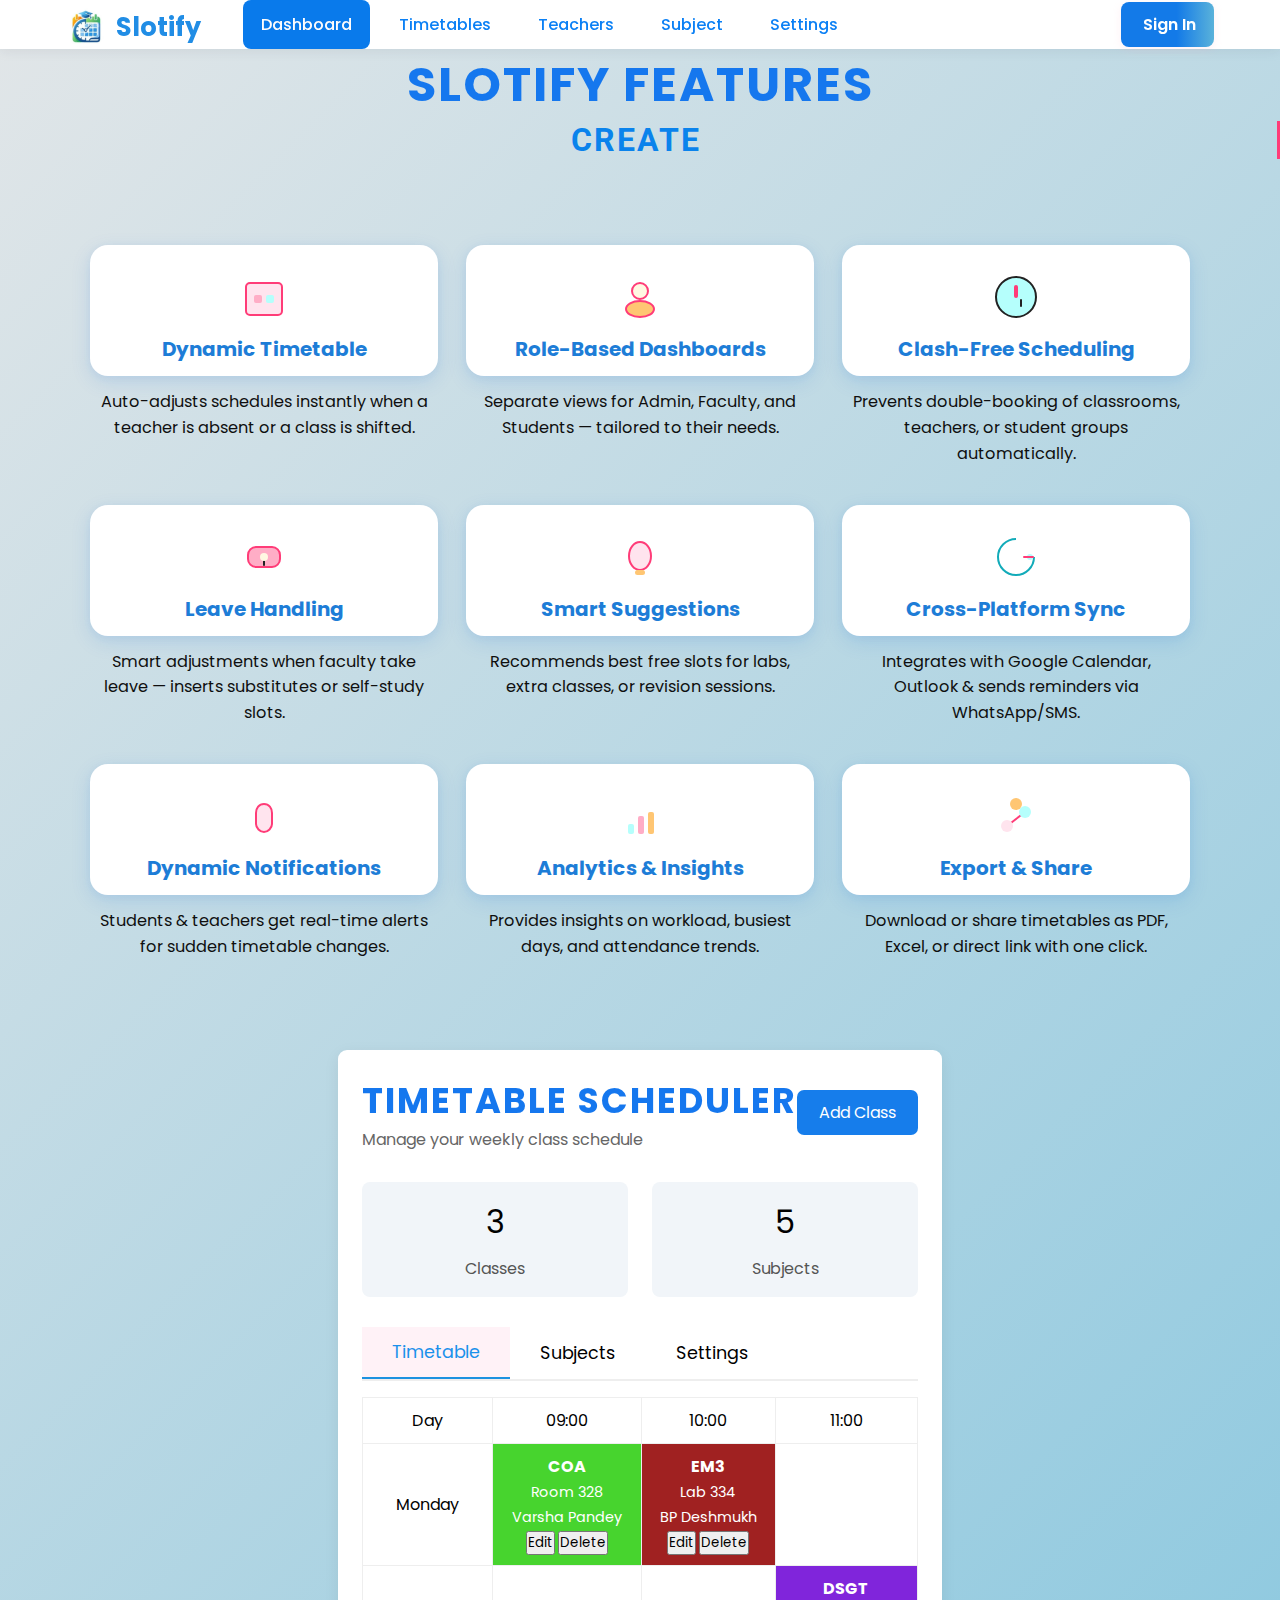
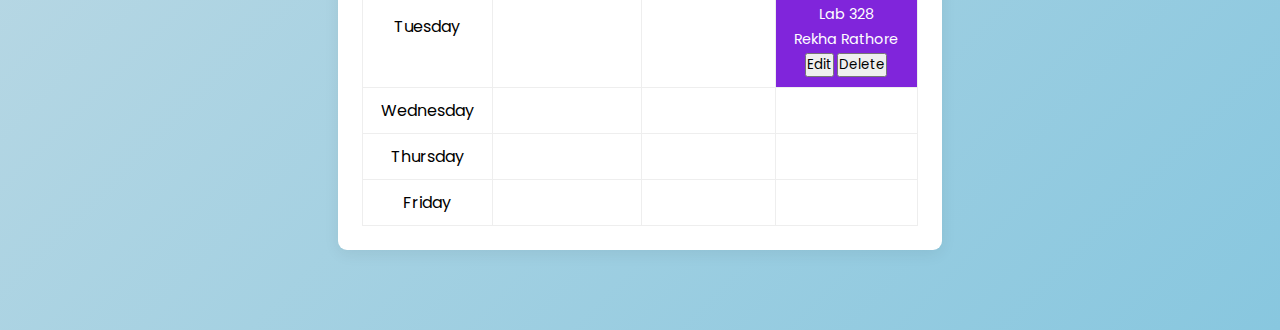
<file: fd.html>
<!DOCTYPE html>
<html lang="en">
<head>
    <meta charset="UTF-8">
    <meta name="viewport" content="width=device-width, initial-scale=1.0">
    <title>Document</title>
    <style>
@import url('https://fonts.googleapis.com/css2?family=Montserrat:ital,wght@0,100..900;1,100..900&family=Nunito:ital,wght@0,200..1000;1,200..1000&family=Open+Sans:ital,wght@0,300..800;1,300..800&family=Poppins:ital,wght@0,100;0,200;0,300;0,400;0,500;0,600;0,700;0,800;0,900;1,100;1,200;1,300;1,400;1,500;1,600;1,700;1,800;1,900&family=Roboto:ital,wght@0,100..900;1,100..900&display=swap');
*{
    margin: 0;
    padding: 0;
    box-sizing: border-box;
    font-family: "Poppins", sans-serif;
  font-weight: 400;
  font-style: normal;
}
.container { max-width: 900px; margin: 40px auto; padding: 24px; background: #fff; border-radius: 9px; box-shadow: 0 4px 16px #0001; }
    header { display: flex; justify-content: space-between; align-items: center; margin-bottom: 30px; }
    header h1 { font-size: 2.2rem; margin: 0; }
    .stats { display: flex; gap: 24px; margin-bottom: 30px; }
    .stat-card { background: #f1f5f9; border-radius: 8px; padding: 16px 26px; text-align: center; flex: 1; }
    .stat-card h2 { font-size: 2rem; margin: 0 0 10px 0; }
    .stat-card span { color: #555; font-size: 1rem; }
    .tabs { display: flex; border-bottom: 2px solid #eee; margin-bottom: 16px;}
    .tab { padding: 12px 30px; cursor: pointer; background: none; border: none; outline: none; font-size: 1.1rem; transition: background .2s; }
    .tab.active { color: #1b91eb; border-bottom: 2px solid #1c92e0; background: #ffe4ee77; }
    .tab-content { display: none; }
    .tab-content.active { display: block; }
    table { width: 100%; border-collapse: collapse; margin-top: 14px;}
    th, td { border: 1px solid #eee; padding: 10px; text-align: center; }
    td.event { font-weight: bold; color: #fff;}
    .event-mathematics { background: #1acc14; }
    .event-physics { background: #1949db; }
    .event-chemistry { background: #10B981; }
    /* Modal styles */
    .modal-bg { display: none; position: fixed; z-index: 99; left: 0; top: 0; width: 100vw; height: 100vh; background: #0007; }
    .modal { position: fixed; left: 50%; top: 50%; transform: translate(-50%, -50%); background: #fff; border-radius: 10px; padding: 24px; z-index: 100; width: 330px; box-shadow: 0 8px 32px #2222; }
    .modal label { display: block; margin-top: 12px; }
    .modal-actions { margin-top: 16px; text-align: right;}
    .btn { background: #167deb; color: #fff; border: none; padding: 10px 22px; border-radius: 7px; cursor: pointer; font-size: 1em;}
    .btn.add { margin-bottom: 0;}
    .btn.cancel { background: #eee; color: #444; margin-left: 10px;}
    /* Subjects */
    .subject-list { margin-top: 16px;}
    .subject-row { display: flex; align-items: center; background: #f5f5fa; border-radius: 6px; padding: 8px 12px; margin-bottom: 7px;}
    .subject-color { width:18px;height:18px; border-radius:50%; margin-right:8px;}
    .subject-name { font-weight:600; margin-right:10px;}
    .subject-code { font-size:0.92em; color:#555; margin-right:10px;}
    .subject-actions button { margin-left: 8px;}
    /* Responsive */
    @media (max-width:600px) {
      .container {padding: 9px;}
      header h1 {font-size: 1.36rem;}
      .stats {flex-direction:column;}
      .tabs .tab {padding: 12px 8px;}
      .modal {width:95vw;}
    }
     body {
      font-family: 'Segoe UI', Tahoma, Geneva, Verdana, sans-serif;
      background: linear-gradient(135deg, #e2e6e8 0%, #88c7df 100%);
      margin: 0;
      padding: 0;
      min-height: 100vh;
    }

    .ig{
        width: 40px;
        height: 40px;
        border-radius: 50%;
        margin-right: 10px;
    }
    nav {
      background: #fff;
      box-shadow: 0 2px 12px rgba(35,35,65,0.08);
      position: sticky;
      top: 0;
      width: 100%;
      z-index: 20;
    }
    .navbar-container {
      max-width: 1200px;
      margin: 0 auto;
      display: flex;
      align-items: center;
      justify-content: space-between;
      padding: 0 26px;
    }
    .navbar-logo {
      color: #218de5;
      font-size: 1.6rem;
      font-weight: 700;
      margin-top: 6px;
      display: flex;
      align-items: center;
    }
    .navbar-logo i {
      margin-right: 8px;
      font-size: 1.8rem;
    }
    .navbar-links {
      display: flex;
      align-items: center;
      gap: 7px;
        margin-left: 40px;
    }
    .navbar-links a {
      text-decoration: none;
      color: #0b80f5;
      font-weight: 500;
      font-size: 1.0em;
      padding: 12px 18px;
      border-radius: 8px;
      transition: background .15s, color .20s;
      margin-left: 2px;
      margin-right: 2px;
    }
    .navbar-links a:hover, .navbar-links a.active {
      background: #0864ba22;
      background-color: #097aeb;
      color: #fefcfc;
    }
    .navbar-signin {
      margin-left: auto;
      padding-left: 22px;
    }
    .signin-btn {
      background: linear-gradient(90deg, #137ae8 60%, #5ab2da 100%);
      color: #fff;
      border: none;
      border-radius: 8px;
      padding: 10px 18px;
      font-weight: 600;
      font-size: 1em;
      cursor: pointer;
      box-shadow: 0 2px 8px #ffadc630;
      transition: background .2s, box-shadow .2s;
    }
    .signin-btn:hover {
      background-color: white;
      box-shadow: 0 6px 18px #dfe5ec50;
    }

    h1 {
      font-size: 3rem;
      font-weight: 700;
      text-align: center;
      background-color: #1577ee;
      -webkit-background-clip: text;
      -webkit-text-fill-color: transparent;
      position: relative;
      letter-spacing: 2px;
      text-transform: uppercase;
      animation: glow 2s ease-in-out infinite alternate;
    }
    .features-container {
      display: grid;
      grid-template-columns: repeat(auto-fit, minmax(290px, 1fr));
      gap: 28px;
      max-width: 1200px;
      margin: 0 auto;
      padding: 8px 0 40px 0;
    }
    .features-container {
  display: grid;
  grid-template-columns: repeat(auto-fit, minmax(280px, 1fr));
  gap: 28px;
  max-width: 1100px;
  margin: 0 auto;
  margin-top: 35px;
}
.feature {
  display: flex;
  flex-direction: column;
  align-items: center;
}
.card {
  background: #fff;
  border-radius: 18px;
  padding: 28px 20px 12px 20px;
  box-shadow: 0 6px 20px rgba(12, 97, 215, 0.13), 0 2px 7px rgba(72, 141, 225, 0.07);
  display: flex;
  flex-direction: column;
  align-items: center;
  width: 100%;
  margin-bottom: 13px;
  transition: box-shadow 0.2s;
}
.card:hover {
  box-shadow: 0 14px 40px rgba(21, 103, 225, 0.19), 0 4px 16px rgba(73, 138, 217, 0.19);
}
.icon {
  width: 48px;
  height: 48px;
  margin-bottom: 13px;
}
.card h3 {
  font-size: 1.25rem;
  color: #1d7dd7;
  font-weight: bold;
  text-align: center;
  margin: 0;
}
.desc {
  font-size: 1.01rem;
  line-height: 1.6;
  color: #0f0f0f;
  text-align: center;
  width: 95%;
  margin: 0 auto;
  margin-bottom: 10px;
}
@media (max-width:480px) {
  .features-container { gap: 20px; }
  .card { padding: 14px 7px 5px 7px; }
  .feature { margin-bottom: 6px; }
  .icon { width: 36px; height: 36px; }
}


.typewriter {
      font-size: 2rem;
      font-weight: 700;
      color: #0a83ec;
  font-family: "Roboto", sans-serif;
  font-optical-sizing: auto;
  text-transform: uppercase;
  font-style: normal;
  font-variation-settings:
    "wdth" 100;
  
      border-right: 3px solid #ff3c78; /* blinking cursor */
      padding-right: 5px;
      white-space: nowrap;
      text-align: center;
       
      position: relative;
      letter-spacing: 2px;
      
      animation: glow 2s ease-in-out infinite alternate;
    }

   
   @keyframes blink {
      from, to { border-color: transparent; }
      50% { border-color: #8bd6e7; }
    }
@import url('https://fonts.googleapis.com/css2?family=Roboto:ital,wght@0,100..900;1,100..900&display=swap');
    </style>
</head>
<body>

  <nav>
    <div class="navbar-container">
      <span class="navbar-logo">
        <img class="ig" src="logo.jpeg" alt="">
        Slotify
      </span>
      <div class="navbar-links">
        <a href="#" class="active">Dashboard</a>
        <a href="#">Timetables</a>
        <a href="#">Teachers</a>
        <a href="#">Subject</a>
        <a href="#">Settings</a>
      </div>
      <div class="navbar-signin">
        <button class="signin-btn"  onclick="window.location.href='index.html'"><i class="fa-solid fa-right-to-bracket"></i> Sign In</button>
      </div>
    </div>
  </nav>









  <h1>Slotify Features</h1>
  <h2 class="typewriter"></h2>
  <div class="features-container">
  <div class="feature">
    <div class="features-container">
  <div class="feature">
    <div class="card">
      <div class="icon">
        <svg viewBox="0 0 48 48" fill="none"><rect x="6" y="10" width="36" height="32" rx="4" fill="#ffe4ee"/><rect x="6" y="10" width="36" height="32" rx="4" stroke="#ff3c78" stroke-width="2"/><rect x="14" y="22" width="8" height="8" rx="2" fill="#ffadc6"/><rect x="26" y="22" width="8" height="8" rx="2" fill="#b5fffc"/></svg>
      </div>
      <h3>Dynamic Timetable</h3>
    </div>
    <div class="desc">
      Auto-adjusts schedules instantly when a teacher is absent or a class is shifted.
    </div>
  </div>

  <div class="feature">
    <div class="card">
      <div class="icon">
        <svg viewBox="0 0 48 48" fill="none"><circle cx="24" cy="18" r="8" fill="#fff8e2"/><circle cx="24" cy="18" r="8" stroke="#ff3c78" stroke-width="2"/><ellipse cx="24" cy="36" rx="14" ry="8" fill="#ffc673"/><ellipse cx="24" cy="36" rx="14" ry="8" stroke="#ff3c78" stroke-width="2"/></svg>
      </div>
      <h3>Role-Based Dashboards</h3>
    </div>
    <div class="desc">
      Separate views for Admin, Faculty, and Students — tailored to their needs.
    </div>
  </div>

  <div class="feature">
    <div class="card">
      <div class="icon">
        <svg viewBox="0 0 48 48" fill="none"><circle cx="24" cy="24" r="20" fill="#b5fffc"/><circle cx="24" cy="24" r="20" stroke="#222" stroke-width="2"/><rect x="22" y="12" width="4" height="13" rx="2" fill="#ff3c78"/><rect x="28" y="26" width="2" height="8" rx="1" fill="#222"/></svg>
      </div>
      <h3>Clash-Free Scheduling</h3>
    </div>
    <div class="desc">
      Prevents double-booking of classrooms, teachers, or student groups automatically.
    </div>
  </div>

  <div class="feature">
    <div class="card">
      <div class="icon">
        <svg viewBox="0 0 48 48" fill="none"><rect x="8" y="14" width="32" height="20" rx="8" fill="#ffadc6"/><rect x="8" y="14" width="32" height="20" rx="8" stroke="#ff3c78" stroke-width="2"/><path d="M24 24v8" stroke="#222" stroke-width="2" stroke-linecap="round"/><circle cx="24" cy="24" r="4" fill="#fff8e2"/></svg>
      </div>
      <h3>Leave Handling</h3>
    </div>
    <div class="desc">
      Smart adjustments when faculty take leave — inserts substitutes or self-study slots.
    </div>
  </div>

  <div class="feature">
    <div class="card">
      <div class="icon">
        <svg viewBox="0 0 48 48" fill="none"><ellipse cx="24" cy="23" rx="11" ry="14" fill="#ffe4ee"/><ellipse cx="24" cy="23" rx="11" ry="14" stroke="#ff3c78" stroke-width="2"/><rect x="19" y="37" width="10" height="5" rx="2.5" fill="#ffc673"/></svg>
      </div>
      <h3>Smart Suggestions</h3>
    </div>
    <div class="desc">
      Recommends best free slots for labs, extra classes, or revision sessions.
    </div>
  </div>

  <div class="feature">
    <div class="card">
      <div class="icon">
        <svg viewBox="0 0 48 48" fill="none"><path d="M24 6a18 18 0 1018 18" stroke="#12abb9" stroke-width="2" fill="none"/><circle cx="38" cy="24" r="3" fill="#b5fffc"/><path d="M32 24l9 0" stroke="#ff3c78" stroke-linecap="round" stroke-width="2"/></svg>
      </div>
      <h3>Cross-Platform Sync</h3>
    </div>
    <div class="desc">
      Integrates with Google Calendar, Outlook & sends reminders via WhatsApp/SMS.
    </div>
  </div>

  <div class="feature">
    <div class="card">
      <div class="icon">
        <svg viewBox="0 0 48 48" fill="none"><path d="M24 40c4 0 8-4 8-8V21c0-5-3-9-8-9s-8 4-8 9v11c0 4 4 8 8 8z" fill="#ffe4ee"/><path d="M24 40c4 0 8-4 8-8V21c0-5-3-9-8-9s-8 4-8 9v11c0 4 4 8 8 8z" stroke="#ff3c78" stroke-width="2"/></svg>
      </div>
      <h3>Dynamic Notifications</h3>
    </div>
    <div class="desc">
      Students & teachers get real-time alerts for sudden timetable changes.
    </div>
  </div>

  <div class="feature">
    <div class="card">
      <div class="icon">
        <svg viewBox="0 0 48 48" fill="none"><rect x="12" y="32" width="6" height="10" rx="2" fill="#b5fffc"/><rect x="22" y="24" width="6" height="18" rx="2" fill="#ffadc6"/><rect x="32" y="20" width="6" height="22" rx="2" fill="#ffc673"/></svg>
      </div>
      <h3>Analytics & Insights</h3>
    </div>
    <div class="desc">
      Provides insights on workload, busiest days, and attendance trends.
    </div>
  </div>

  <div class="feature">
    <div class="card">
      <div class="icon">
        <svg viewBox="0 0 48 48" fill="none"><path d="M15 34l18-14" stroke="#ff3c78" stroke-width="2"/><circle cx="15" cy="34" r="6" fill="#ffe4ee"/><circle cx="33" cy="20" r="6" fill="#b5fffc"/><circle cx="24" cy="12" r="6" fill="#ffc673"/></svg>
      </div>
      <h3>Export & Share</h3>
    </div>
    <div class="desc">
      Download or share timetables as PDF, Excel, or direct link with one click.
    </div>
  </div>
</div>












  <div class="container">
    <!-- Header -->
    <header>
      <div>
        <h1>Timetable Scheduler</h1>
        <span style="color:#666;">Manage your weekly class schedule</span>
      </div>
      <button class="btn add" onclick="openEventDialog()">Add Class</button>
    </header>
    <!-- Statistics -->
    <div class="stats">
      <div class="stat-card"><h2 id="stat-events">3</h2><span>Classes</span></div>
      <div class="stat-card"><h2 id="stat-subjects">5</h2><span>Subjects</span></div>
    </div>
    <!-- Tabs -->
    <div class="tabs">
      <button class="tab active" onclick="switchTab('timetable')">Timetable</button>
      <button class="tab" onclick="switchTab('subjects')">Subjects</button>
      <button class="tab" onclick="switchTab('settings')">Settings</button>
    </div>
    <!-- Tab Contents -->
    <div class="tab-content active" id="tab-timetable">
      <table id="timetable-table">
        <thead>
          <tr>
            <th>Day</th>
            <th>09:00</th>
            <th>10:00</th>
            <th>11:00</th>
          </tr>
        </thead>
        <tbody id="timetable-tbody"></tbody>
      </table>
    </div>
    <div class="tab-content" id="tab-subjects">
      <div class="subject-list" id="subject-list"></div>
      <button class="btn add" onclick="openSubjectDialog()">Add Subject</button>
    </div>
    <div class="tab-content" id="tab-settings">
      <div style="text-align:center; padding:40px; color:#999;">
        <svg height="64" width="64"><circle cx="32" cy="32" r="28" fill="#eee"/><text x="32" y="42" font-size="30" text-anchor="middle" fill="#bbb">&#9881;</text></svg>
        <h3>Settings Coming Soon</h3>
        <p>Additional settings and preferences will be available here.</p>
      </div>
    </div>
  </div>
  <!-- Modal for Add/Edit Event -->
  <div class="modal-bg" id="event-modal-bg">
    <form id="event-modal" class="modal" onsubmit="saveEvent(event)">
      <h3 id="event-modal-title">Add Class</h3>
      <label>
        Subject:
        <select id="event-subject" required></select>
      </label>
      <label>
        Day:
        <select id="event-day" required>
          <option>Monday</option>
          <option>Tuesday</option>
          <option>Wednesday</option>
          <option>Thursday</option>
          <option>Friday</option>
        </select>
      </label>
      <label>
        Time:
        <select id="event-time" required>
          <option value="09:00">09:00</option>
          <option value="10:00">10:00</option>
          <option value="11:00">11:00</option>
        </select>
      </label>
      <label>
        Duration (hrs):
        <input type="number" id="event-duration" value="1" min="1" max="4" required>
      </label>
      <label>
        Room:
        <input type="text" id="event-room" placeholder="Room / Lab">
      </label>
      <label>
        Teacher:
        <input type="text" id="event-teacher" placeholder="Faculty">
      </label>
      <div class="modal-actions">
        <button type="submit" class="btn">Save</button>
        <button type="button" class="btn cancel" onclick="closeEventDialog()">Cancel</button>
      </div>
    </form>
  </div>
  <!-- Modal for Add/Edit Subject -->
  <div class="modal-bg" id="subject-modal-bg">
    <form id="subject-modal" class="modal" onsubmit="saveSubject(event)">
      <h3 id="subject-modal-title">Add Subject</h3>
      <label>
        Name:
        <input type="text" id="subject-name" required>
      </label>
      <label>
        Code:
        <input type="text" id="subject-code" required>
      </label>
      <label>
        Color:
        <input type="color" id="subject-color" value="#3B82F6" required>
      </label>
      <div class="modal-actions">
        <button type="submit" class="btn">Save</button>
        <button type="button" class="btn cancel" onclick="closeSubjectDialog()">Cancel</button>
      </div>
    </form>
  </div>

  
  



    
    <script>
 // Initial data
    let events = [
      { id: '1', subject: 'COA', time: '09:00', duration: 1, day: 'Monday', color: '#47d42eff', room: 'Room 328', teacher: 'Varsha Pandey' },
      { id: '2', subject: 'EM3',    time: '10:00', duration: 1, day: 'Monday', color: '#a02121ff', room: 'Lab 334', teacher: 'BP Deshmukh' },
      { id: '3', subject: 'DSGT',  time: '11:00', duration: 1, day: 'Tuesday', color: '#8025dbff', room: 'Lab 328', teacher: 'Rekha Rathore' }
    ];
    let subjects = [
      { id: '1', name: 'Mathematics', color: '#3B82F6', code: 'MATH101' },
      { id: '2', name: 'Physics', color: '#EF4444', code: 'PHYS101' },
      { id: '3', name: 'Chemistry', color: '#10B981', code: 'CHEM101' },
      { id: '4', name: 'Biology', color: '#F59E0B', code: 'BIO101' },
      { id: '5', name: 'English', color: '#8B5CF6', code: 'ENG101' }
    ];

    // State for editing
    let editingEvent = null;
    let editingSubject = null;

    // Tabs logic
    function switchTab(tab) {
      ['timetable','subjects','settings'].forEach(t => {
        document.getElementById('tab-' + t).classList.toggle('active', t === tab);
      });
      let tabBtns = document.querySelectorAll('.tab');
      tabBtns.forEach((btn, idx) => btn.className = 'tab' + (btn.innerText.toLowerCase() === tab ? ' active' : ''));
    }

    // Render timetable
    function renderTimetable() {
      const tbody = document.getElementById('timetable-tbody');
      tbody.innerHTML = '';
      const days = ['Monday','Tuesday','Wednesday','Thursday','Friday'];
      const times = ['09:00','10:00','11:00'];
      for (let day of days) {
        let tr = document.createElement('tr');
        let tdDay = document.createElement('td');
        tdDay.textContent = day;
        tr.appendChild(tdDay);
        for (let time of times) {
          let td = document.createElement('td');
          let event = events.find(e => e.day === day && e.time === time);
          if (event) {
            td.className = 'event event-' + event.subject.toLowerCase();
            td.style.background = event.color;
            td.innerHTML = `${event.subject}<br><span style="font-size:0.9em;">${event.room||''}<br>${event.teacher||''}</span>
              <br>
              <button onclick="editEvent('${event.id}')">Edit</button>
              <button onclick="deleteEvent('${event.id}')">Delete</button>`;
          }
          tr.appendChild(td);
        }
        tbody.appendChild(tr);
      }
      document.getElementById('stat-events').textContent = events.length;
    }

    // Render subject list
    function renderSubjects() {
      const list = document.getElementById('subject-list');
      list.innerHTML = '';
      for (let subject of subjects) {
        let div = document.createElement('div');
        div.className = 'subject-row';
        div.innerHTML = `<span class="subject-color" style="background:${subject.color}"></span>
          <span class="subject-name">${subject.name}</span>
          <span class="subject-code">${subject.code}</span>
          <span class="subject-actions">
            <button class="btn" style="padding:4px 12px;" onclick="editSubject('${subject.id}')">Edit</button>
            <button class="btn cancel" style="padding:4px 12px;" onclick="deleteSubject('${subject.id}')">Delete</button>
          </span>`;
        list.appendChild(div);
      }
      document.getElementById('stat-subjects').textContent = subjects.length;
    }

    // Populate subject selector in event modal
    function populateSubjectOptions() {
      const select = document.getElementById('event-subject');
      select.innerHTML = '';
      for (let subject of subjects) {
        let opt = document.createElement('option');
        opt.value = subject.name;
        opt.textContent = subject.name;
        select.appendChild(opt);
      }
    }

    // Modal logic for events
    function openEventDialog(editId) {
      populateSubjectOptions();
      document.getElementById('event-modal-title').textContent = editId ? 'Edit Class' : 'Add Class';
      document.getElementById('event-modal-bg').style.display = 'block';
      editingEvent = null;
      if (editId) {
        let event = events.find(e => e.id === editId);
        if (event) {
          editingEvent = event;
          document.getElementById('event-subject').value = event.subject;
          document.getElementById('event-day').value = event.day;
          document.getElementById('event-time').value = event.time;
          document.getElementById('event-duration').value = event.duration;
          document.getElementById('event-room').value = event.room||'';
          document.getElementById('event-teacher').value = event.teacher||'';
        }
      } else {
        document.getElementById('event-subject').value = subjects[0].name;
        document.getElementById('event-day').value = 'Monday';
        document.getElementById('event-time').value = '09:00';
        document.getElementById('event-duration').value = 1;
        document.getElementById('event-room').value = '';
        document.getElementById('event-teacher').value = '';
      }
    }
    function closeEventDialog() {
      document.getElementById('event-modal-bg').style.display = 'none';
    }
    function saveEvent(e) {
      e.preventDefault();
      const subject = document.getElementById('event-subject').value;
      const day = document.getElementById('event-day').value;
      const time = document.getElementById('event-time').value;
      const duration = parseInt(document.getElementById('event-duration').value);
      const room = document.getElementById('event-room').value;
      const teacher = document.getElementById('event-teacher').value;
      const subjectObj = subjects.find(s => s.name === subject);
      const color = subjectObj ? subjectObj.color : '#999';
      if (editingEvent) {
        editingEvent.subject = subject;
        editingEvent.day = day;
        editingEvent.time = time;
        editingEvent.duration = duration;
        editingEvent.room = room;
        editingEvent.teacher = teacher;
        editingEvent.color = color;
      } else {
        events.push({
          id: Date.now().toString(),
          subject, day, time, duration, room, teacher, color
        });
      }
      closeEventDialog();
      renderTimetable();
    }
    function editEvent(id) { openEventDialog(id);}
    function deleteEvent(id) {
      events = events.filter(ev => ev.id !== id);
      renderTimetable();
    }

    // Modal logic for subjects
    function openSubjectDialog(editId) {
      document.getElementById('subject-modal-title').textContent = editId ? 'Edit Subject' : 'Add Subject';
      document.getElementById('subject-modal-bg').style.display = 'block';
      editingSubject = null;
      if (editId) {
        let subject = subjects.find(s => s.id === editId);
        if (subject) {
          editingSubject = subject;
          document.getElementById('subject-name').value = subject.name;
          document.getElementById('subject-code').value = subject.code;
          document.getElementById('subject-color').value = subject.color;
        }
      } else {
        document.getElementById('subject-name').value = '';
        document.getElementById('subject-code').value = '';
        document.getElementById('subject-color').value = '#3B82F6';
      }
    }
    function closeSubjectDialog() {
      document.getElementById('subject-modal-bg').style.display = 'none';
    }
    function saveSubject(e) {
      e.preventDefault();
      const name = document.getElementById('subject-name').value;
      const code = document.getElementById('subject-code').value;
      const color = document.getElementById('subject-color').value;
      if (editingSubject) {
        editingSubject.name = name;
        editingSubject.code = code;
        editingSubject.color = color;
        // update matching events
        events.forEach(ev => {
          if (ev.subject === editingSubject.name) {
            ev.color = color;
          }
        });
      } else {
        subjects.push({
          id: Date.now().toString(), name, code, color
        });
      }
      renderSubjects();
      renderTimetable();
      closeSubjectDialog();
    }
    function editSubject(id) {openSubjectDialog(id);}
    function deleteSubject(id) {
      const subj = subjects.find(s => s.id === id);
      if (!subj) return;
      events = events.filter(ev => ev.subject !== subj.name);
      subjects = subjects.filter(s => s.id !== id);
      renderSubjects();
      renderTimetable();
    }

    // Initialize page
    renderTimetable();
    renderSubjects();

    // Click anywhere outside modal to close
    window.onclick = function(event) {
      if (event.target === document.getElementById('event-modal-bg')) closeEventDialog();
      if (event.target === document.getElementById('subject-modal-bg')) closeSubjectDialog();
    }



     const texts = [
      " Created by Team HexaCore ",
     " Scheduling made simple.",
      "Dynamic timetables.",
       "No more clashes. No more chaos.",
     "Teachers on leave? We’ve got it covered.",
    "Smart. Fast. Reliable.",
     "Because time deserves better management.",
    ];

    let count = 0;   // which text
    let index = 0;   // which character
    let currentText = "";
    let isDeleting = false;
    const speed = 100; // typing speed

    function type() {
      currentText = texts[count];
      let displayed = document.querySelector(".typewriter");

      if (!isDeleting) {
        displayed.textContent = currentText.substring(0, index++);
      } else {
        displayed.textContent = currentText.substring(0, index--);
      }

      if (!isDeleting && index === currentText.length) {
        isDeleting = true;
        setTimeout(type, 1500); // pause before deleting
        return;
      } else if (isDeleting && index === 0) {
        isDeleting = false;
        count = (count + 1) % texts.length; // next text
      }

      setTimeout(type, isDeleting ? speed / 2 : speed);
    }

    type();
    </script>
</body>
</html>
</file>
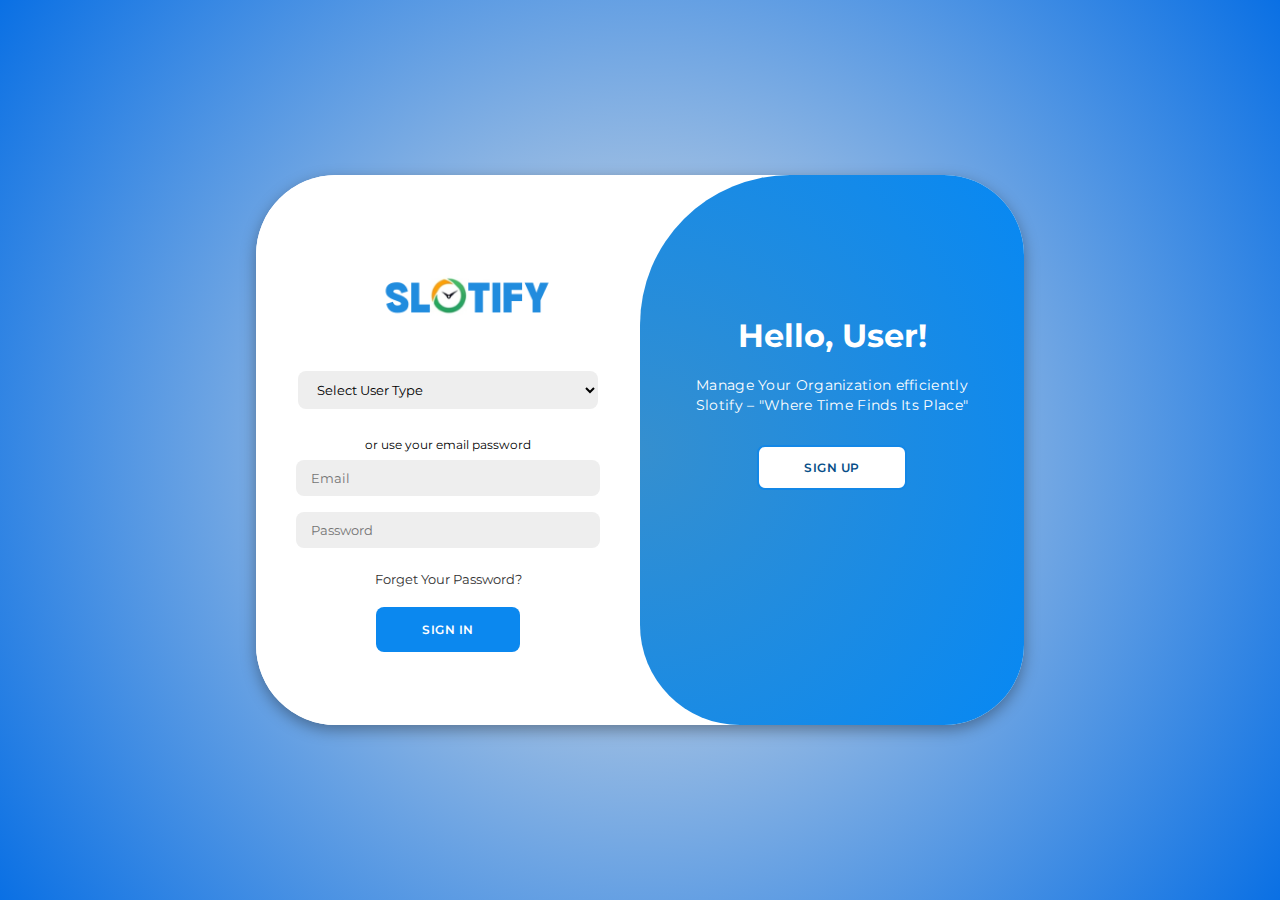
<file: login.html>
<!DOCTYPE html>
<html lang="en">

<head>
    <meta charset="UTF-8">
    <meta name="viewport" content="width=device-width, initial-scale=1.0">
    <link rel="stylesheet" href="https://cdnjs.cloudflare.com/ajax/libs/font-awesome/6.4.2/css/all.min.css">
    <link rel="stylesheet" href="login.css">
    <title>Modern Login Page | AsmrProg</title>
    <style>
   @import url('https://fonts.googleapis.com/css2?family=Montserrat:wght@300;400;500;600;700&display=swap');

*{
    margin: 0;
    padding: 0;
    box-sizing: border-box;
    font-family: 'Montserrat', sans-serif;
}

body{
  
    background: radial-gradient(circle, #e2e2e2, #0a70e4);
    display: flex;
    align-items: center;
    justify-content: center;
    flex-direction: column;
    height: 100vh;
}

.container{
    background-color: #fff;
    border-radius: 80px;
    box-shadow: 0 5px 15px rgba(0, 0, 0, 0.35);
    position: relative;
    overflow: hidden;
    width: 768px;
    max-width: 100%;
    min-height: 480px;
    height: 550px;
    
    transition: all 0.8s ease-in-out;
}

.container:hover{
    box-shadow: 0 8px 40px rgba(0, 0, 0, 0.45);
    transform: scale(1.3);
}

.container:has(:hover) ~ body {
    background-color: #92aec6;
  }
.container p{
    font-size: 14px;
    line-height: 20px;
    letter-spacing: 0.3px;
    margin: 20px 0;
}

.container span{
    font-size: 12px;
}

.container a{
    color: #333;
    font-size: 13px;
    text-decoration: none;
    margin: 15px 0 10px;
}

.container button{
    background-color: #0b88ef;
    color: #fff;
    height: 45px;
    font-size: 12px;
    padding: 10px 45px;
    border: 1px solid transparent;
    border-radius: 8px;
    font-weight: 600;
    letter-spacing: 0.5px;
    text-transform: uppercase;
    margin-top: 10px;
    cursor: pointer;
}

.container button:hover{
    background-color: #fff;
    color: #0980e2;
    border: 1px solid #064d87;
    transition: all 0.3s ease-in-out;
      transform: scale(1.05);
}

.container button.hidden{
    background-color: white;
    border: 2px solid #1387e6;
    color: #064d87;

}

.container .hidden:hover{
    background-color: #0a86eb;
    color: #fff;
    border: 2px solid white;
    transform: scale(1.05);
}

.container form{
    background-color: #fff;
    display: flex;
    align-items: center;
    justify-content: center;
    flex-direction: column;
    padding: 0 40px;
    height: 100%;
}

.container input{
    background-color: #eee;
    border: none;
    margin: 8px 0;
    padding: 10px 15px;
    font-size: 13px;
    border-radius: 8px;
    width: 100%;
    outline: none;
}

.form-container{
    position: absolute;
    top: 0;
    height: 100%;
    transition: all 0.6s ease-in-out;
}

.sign-in{
    left: 0;
    width: 50%;
    z-index: 2;
}

.container.active .sign-in{
    transform: translateX(100%);
}

.sign-up{
    left: 0;
    width: 50%;
    opacity: 0;
    z-index: 1;
}

.container.active .sign-up{
    transform: translateX(100%);
    opacity: 1;
    z-index: 5;
    animation: move 0.6s;
}

@keyframes move{
    0%, 49.99%{
        opacity: 0;
        z-index: 1;
    }
    50%, 100%{
        opacity: 1;
        z-index: 5;
    }
}

.social-icons{
    margin: 20px 0;
}

.social-icons a{
    border: 1px solid #ccc;
    border-radius: 20%;
    display: inline-flex;
    justify-content: center;
    align-items: center;
    margin: 0 3px;
    width: 40px;
    height: 40px;
}

.toggle-container{
    position: absolute;
    top: 0;
    left: 50%;
    width: 50%;
    height: 100%;
    overflow: hidden;
    transition: all 0.6s ease-in-out;
    border-radius: 150px 0 0 100px;
    z-index: 1000;
}

.container.active .toggle-container{
    transform: translateX(-100%);
    border-radius: 0 150px 100px 0;
}

.toggle{
    background-color: #064d87;
    height: 100%;
    background: radial-gradient(circle, #358fcf, #0788f3);
    color: #fff;
    position: relative;
    left: -100%;
    height: 100%;
    width: 200%;
    transform: translateX(0);
    transition: all 0.6s ease-in-out;
}

.container.active .toggle{
    transform: translateX(50%);
}

.toggle-panel{
    position: absolute;
    width: 50%;
    height: 100%;
    display: flex;
    align-items: center;
    justify-content: center;
    flex-direction: column;
    padding: 0 30px;
    text-align: center;
    top: 0;
    transform: translateX(0);
    transition: all 0.6s ease-in-out;
}

.toggle-left{
    transform: translateX(-200%);
}

.container.active .toggle-left{
    transform: translateX(0);
}

.toggle-right{
    right: 0;
    transform: translateX(0);
}

.container.active .toggle-right{
    transform: translateX(200%);
}
/* Add to the end of your style.css file */
.container .user-type {
    background-color: #eee;
    border: none;

    margin: 8px 0;
    padding: 10px 15px;
    font-size: 13px;
    border-radius: 8px;
    width: 300px;
    outline: none;
}
.user-type:hover {
    background-color: #ddd;
}

.logo {
    width: 320px;
    height: 90px;
    padding-left: 20px;
    object-fit: cover;
    margin: 0;
   border-radius: 4px;
    background:#fff;
    border: 10px solid white;
   
}

.

.logobox {
    display: flex;
    flex-direction: column;
    align-items: center;
    justify-content: center;
    width: 100%;
    margin-bottom: 20px;
}

form h1 {
    font-weight: 1000px;
    opacity: 0.9;
    font-size: 30px;
    margin: 0;
    color: rgb(28, 113, 225);
}
.loader {
    border: 8px solid #f3f3f3; /* Light grey border */
    border-top: 8px solid #f5f7f9;
    border-right-color: #3493d6;
    border-left-color: #3493d6; /* Blue border on top */
    border-radius: 50%;
    opacity: 0;
    margin-top: 24px;
    width: 70px;
    height: 70px;
    animation: spin 1s linear infinite;
}
@keyframes spin {
    0% { transform: rotate(0deg); }
    100% { transform: rotate(360deg); }
}
    </style>
</head>

<body>

    <div class="container" id="container">
        <div class="form-container sign-up">
            <form>
                <h1>Create Account</h1>
                <div class="social-icons">
                    <a href="#" class="icon"><i class="fa-brands fa-google-plus-g"></i></a>
                    <a href="#" class="icon"><i class="fa-brands fa-facebook-f"></i></a>
                    <a href="#" class="icon"><i class="fa-brands fa-github"></i></a>
                    <a href="#" class="icon"><i class="fa-brands fa-linkedin-in"></i></a>

                </div>
                <span>or use your email for registeration</span>
                <input type="text" placeholder="Name">
                <input type="email" placeholder="Email">
                <input type="password" placeholder="Password">
                 <select class="user-type" name="user-type">
            <option value="" disabled selected>Select User Type</option>
            <option value="student">Student</option>
            <option value="faculty">Faculty</option>
            <option value="admin">Admin</option>
        </select>
                <button>Sign Up</button>
            </form>
        </div>
        <div class="form-container sign-in">
            <form>
                <div class="logobox">
                <img class="logo" src="logonew.png" alt="logo">
                </div>
               
                <div class="social-icons">
                    <select class="user-type" name="user-type" >
            <option value="" disabled selected>Select User Type</option>
            <option value="student">Student</option>
            <option value="faculty">Faculty</option>
            <option value="admin">Admin</option>
        </select>
                </div>
                <span>or use your email password</span>
                <input type="email" placeholder="Email">
                <input type="password" placeholder="Password">
                <a href="#">Forget Your Password?</a>
                <button  onclick="
                 document.querySelector('.loader').style.opacity = '1';
                
                ">Sign In</button>
            </form>
        </div>
        <div class="toggle-container">
            <div class="toggle">
                <div class="toggle-panel toggle-left">
                    <h1>Welcome Back!</h1>
                    <p>Enter your personal details to use all of site features</p>
                    <button class="hidden" id="login">Sign In</button>
                </div>
                <div class="toggle-panel toggle-right">
                 
                    <h1 id="msg">Hello, User!</h1>
                    <p>Manage Your Organization efficiently <br>Slotify – "Where Time Finds Its Place"</p>
                    <button class="hidden" id="register">Sign Up</button>
                    <div class="loader-container">
        <div class="loader"></div>
    </div>
                </div>
                
            </div>
        </div>
    </div>

    <script >
        const container = document.getElementById('container');
const registerBtn = document.getElementById('register');
const loginBtn = document.getElementById('login');

registerBtn.addEventListener('click', () => {
    container.classList.add("active");
});

loginBtn.addEventListener('click', () => {
    container.classList.remove("active");
});


    </script>
</body>

</html>
</file>
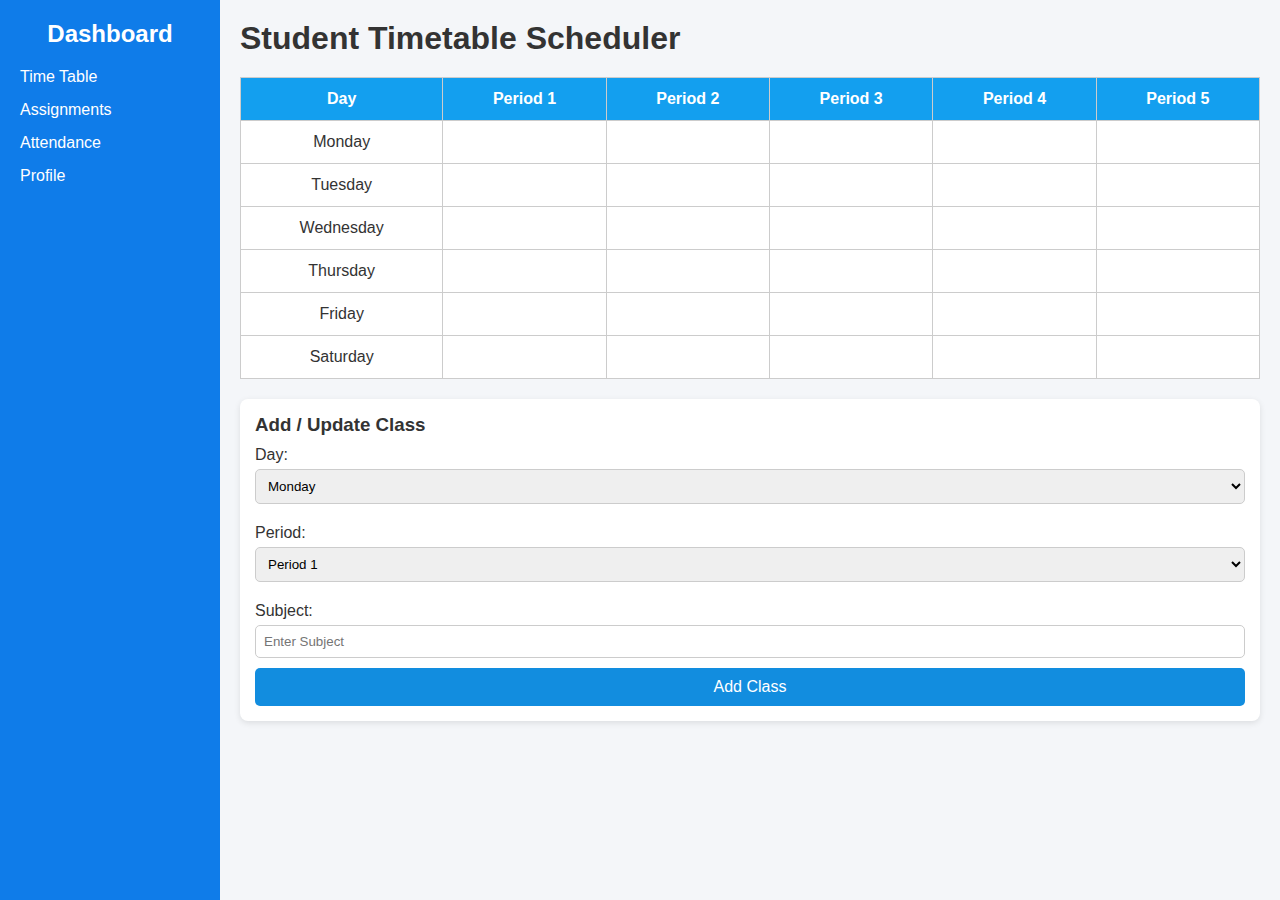
<file: student.html>
<!DOCTYPE html>
<html lang="en">
  <head>
    <meta charset="UTF-8" />
    <meta name="viewport" content="width=device-width, initial-scale=1.0" />
    <title>Student Dashboard - Timetable Scheduler</title>
    <style>
        
* {
  margin: 0;
  padding: 0;
  box-sizing: border-box;
  font-family: Arial, sans-serif;
}

body {
  display: flex;
  min-height: 100vh;
  background: #f4f6f9;
  color: #333;
}

/* Sidebar */
.sidebar {
  width: 220px;
  background: #0f7ce9;
  color: white;
  padding: 20px;
}

.sidebar h2 {
  margin-bottom: 20px;
  text-align: center;
}

.sidebar ul {
  list-style: none;
}

.sidebar ul li {
  margin: 15px 0;
}

.sidebar ul li a {
  text-decoration: none;
  color: white;
  transition: 0.3s;
}

.sidebar ul li a:hover {
  color: #18a1dc;
}

/* Main Content */
.main {
  flex: 1;
  padding: 20px;
}

.main h1 {
  margin-bottom: 20px;
}

/* Timetable */
table {
  width: 100%;
  border-collapse: collapse;
  margin-bottom: 20px;
}

th,
td {
  border: 1px solid #ccc;
  padding: 12px;
  text-align: center;
}

th {
  background: #139fef;
  color: white;
}

td {
  background: #fff;
}

/* Form */
.form-container {
  background: white;
  padding: 15px;
  border-radius: 8px;
  box-shadow: 0px 2px 6px rgba(0, 0, 0, 0.1);
}

.form-container label {
  display: block;
  margin: 10px 0 5px;
}

.form-container input,
.form-container select {
  width: 100%;
  padding: 8px;
  margin-bottom: 10px;
  border-radius: 5px;
  border: 1px solid #ccc;
}

.form-container button {
  width: 100%;
  padding: 10px;
  border: none;
  border-radius: 5px;
  background: #128ddf;
  color: white;
  font-size: 16px;
  cursor: pointer;
  transition: 0.3s;
}

.form-container button:hover {
  background: #16a085;
}

    </style>
  </head>
  <body>
    <!-- Sidebar -->
    <div class="sidebar">
      <h2>Dashboard</h2>
      <ul>
        <li><a href="#">Time Table</a></li>
        <li><a href="#">Assignments</a></li>
        <li><a href="#">Attendance</a></li>
        <li><a href="#">Profile</a></li>
      </ul>
    </div>

    <!-- Main Content -->
    <div class="main">
      <h1>Student Timetable Scheduler</h1>

      <!-- Timetable -->
      <table id="timetable">
        <thead>
          <tr>
            <th>Day</th>
            <th>Period 1</th>
            <th>Period 2</th>
            <th>Period 3</th>
            <th>Period 4</th>
            <th>Period 5</th>
          </tr>
        </thead>
        <tbody>
          <tr>
            <td>Monday</td>
            <td></td>
            <td></td>
            <td></td>
            <td></td>
            <td></td>
          </tr>
          <tr>
            <td>Tuesday</td>
            <td></td>
            <td></td>
            <td></td>
            <td></td>
            <td></td>
          </tr>
          <tr>
            <td>Wednesday</td>
            <td></td>
            <td></td>
            <td></td>
            <td></td>
            <td></td>
          </tr>
          <tr>
            <td>Thursday</td>
            <td></td>
            <td></td>
            <td></td>
            <td></td>
            <td></td>
          </tr>
          <tr>
            <td>Friday</td>
            <td></td>
            <td></td>
            <td></td>
            <td></td>
            <td></td>
          </tr>
          <tr>
            <td>Saturday</td>
            <td></td>
            <td></td>
            <td></td>
            <td></td>
            <td></td>
          </tr>
        </tbody>
      </table>

      <!-- Form -->
      <div class="form-container">
        <h3>Add / Update Class</h3>
        <label for="day">Day:</label>
        <select id="day">
          <option>Monday</option>
          <option>Tuesday</option>
          <option>Wednesday</option>
          <option>Thursday</option>
          <option>Friday</option>
          <option>Saturday</option>
        </select>

        <label for="period">Period:</label>
        <select id="period">
          <option value="1">Period 1</option>
          <option value="2">Period 2</option>
          <option value="3">Period 3</option>
          <option value="4">Period 4</option>
          <option value="5">Period 5</option>
        </select>

        <label for="subject">Subject:</label>
        <input type="text" id="subject" placeholder="Enter Subject" />

        <button onclick="addClass()">Add Class</button>
      </div>
    </div>

    <script>
        function addClass() {
    const day = document.getElementById("day").value;
    const period = document.getElementById("period").value;
    const subject = document.getElementById("subject").value;

    if (subject.trim() === "") {
        alert("Please enter a subject!");
        return;
    }

    // Get timetable
    const table = document.getElementById("timetable");
    const rows = table.getElementsByTagName("tr");

    // Loop through rows to find the correct day
    for (let i = 1; i < rows.length; i++) {
        const rowDay = rows[i].cells[0].innerText;
        if (rowDay === day) {
            // Convert the period value to a number to use as an index
            const periodIndex = parseInt(period);
            if (!isNaN(periodIndex) && periodIndex >= 1 && periodIndex <= 5) {
                rows[i].cells[periodIndex].innerText = subject;
            } else {
                alert("Invalid period selected.");
            }
        }
    }

    // Clear input after adding
    document.getElementById("subject").value = "";
}
  

    </script>
  </body>
</html>
</file>
<file: login.css>
@import url('https://fonts.googleapis.com/css2?family=Montserrat:wght@300;400;500;600;700&display=swap');

*{
    margin: 0;
    padding: 0;
    box-sizing: border-box;
    font-family: 'Montserrat', sans-serif;
}

body{
  
    background: radial-gradient(circle, #e2e2e2, #0a70e4);
    display: flex;
    align-items: center;
    justify-content: center;
    flex-direction: column;
    height: 100vh;
}

.container{
    background-color: #fff;
    border-radius: 80px;
    box-shadow: 0 5px 15px rgba(0, 0, 0, 0.35);
    position: relative;
    overflow: hidden;
    width: 768px;
    max-width: 100%;
    min-height: 480px;
    height: 550px;
    
    transition: all 0.8s ease-in-out;
}

.container:hover{
    box-shadow: 0 8px 40px rgba(0, 0, 0, 0.45);
    transform: scale(1.3);
}

.container:has(:hover) ~ body {
    background-color: #92aec6;
  }
.container p{
    font-size: 14px;
    line-height: 20px;
    letter-spacing: 0.3px;
    margin: 20px 0;
}

.container span{
    font-size: 12px;
}

.container a{
    color: #333;
    font-size: 13px;
    text-decoration: none;
    margin: 15px 0 10px;
}

.container button{
    background-color: #0b88ef;
    color: #fff;
    height: 45px;
    font-size: 12px;
    padding: 10px 45px;
    border: 1px solid transparent;
    border-radius: 8px;
    font-weight: 600;
    letter-spacing: 0.5px;
    text-transform: uppercase;
    margin-top: 10px;
    cursor: pointer;
}

.container button:hover{
    background-color: #fff;
    color: #0980e2;
    border: 1px solid #064d87;
    transition: all 0.3s ease-in-out;
      transform: scale(1.05);
}

.container button.hidden{
    background-color: white;
    border: 2px solid #1387e6;
    color: #064d87;

}

.container .hidden:hover{
    background-color: #0a86eb;
    color: #fff;
    border: 2px solid white;
    transform: scale(1.05);
}

.container form{
    background-color: #fff;
    display: flex;
    align-items: center;
    justify-content: center;
    flex-direction: column;
    padding: 0 40px;
    height: 100%;
}

.container input{
    background-color: #eee;
    border: none;
    margin: 8px 0;
    padding: 10px 15px;
    font-size: 13px;
    border-radius: 8px;
    width: 100%;
    outline: none;
}

.form-container{
    position: absolute;
    top: 0;
    height: 100%;
    transition: all 0.6s ease-in-out;
}

.sign-in{
    left: 0;
    width: 50%;
    z-index: 2;
}

.container.active .sign-in{
    transform: translateX(100%);
}

.sign-up{
    left: 0;
    width: 50%;
    opacity: 0;
    z-index: 1;
}

.container.active .sign-up{
    transform: translateX(100%);
    opacity: 1;
    z-index: 5;
    animation: move 0.6s;
}

@keyframes move{
    0%, 49.99%{
        opacity: 0;
        z-index: 1;
    }
    50%, 100%{
        opacity: 1;
        z-index: 5;
    }
}

.social-icons{
    margin: 20px 0;
}

.social-icons a{
    border: 1px solid #ccc;
    border-radius: 20%;
    display: inline-flex;
    justify-content: center;
    align-items: center;
    margin: 0 3px;
    width: 40px;
    height: 40px;
}

.toggle-container{
    position: absolute;
    top: 0;
    left: 50%;
    width: 50%;
    height: 100%;
    overflow: hidden;
    transition: all 0.6s ease-in-out;
    border-radius: 150px 0 0 100px;
    z-index: 1000;
}

.container.active .toggle-container{
    transform: translateX(-100%);
    border-radius: 0 150px 100px 0;
}

.toggle{
    background-color: #064d87;
    height: 100%;
    background: radial-gradient(circle, #358fcf, #0788f3);
    color: #fff;
    position: relative;
    left: -100%;
    height: 100%;
    width: 200%;
    transform: translateX(0);
    transition: all 0.6s ease-in-out;
}

.container.active .toggle{
    transform: translateX(50%);
}

.toggle-panel{
    position: absolute;
    width: 50%;
    height: 100%;
    display: flex;
    align-items: center;
    justify-content: center;
    flex-direction: column;
    padding: 0 30px;
    text-align: center;
    top: 0;
    transform: translateX(0);
    transition: all 0.6s ease-in-out;
}

.toggle-left{
    transform: translateX(-200%);
}

.container.active .toggle-left{
    transform: translateX(0);
}

.toggle-right{
    right: 0;
    transform: translateX(0);
}

.container.active .toggle-right{
    transform: translateX(200%);
}
/* Add to the end of your style.css file */
.container .user-type {
    background-color: #eee;
    border: none;

    margin: 8px 0;
    padding: 10px 15px;
    font-size: 13px;
    border-radius: 8px;
    width: 300px;
    outline: none;
}
.user-type:hover {
    background-color: #ddd;
}

.logo {
    width: 220px;
    height: 90px;
    padding: 0;
    object-fit: cover;
    margin: 0;
   border-radius: 4px;
    background:#ddd;
    border: 10px solid white;
   
}

.

.logobox {
    display: flex;
    flex-direction: column;
    align-items: center;
    justify-content: center;
    width: 100%;
    margin-bottom: 20px;
}

form h1 {
    font-weight: 1000px;
    opacity: 0.9;
    font-size: 30px;
    margin: 0;
    color: rgb(28, 113, 225);
}
.loader {
    border: 8px solid #f3f3f3; /* Light grey border */
    border-top: 8px solid #f5f7f9;
    border-right-color: #3493d6;
    border-left-color: #3493d6; /* Blue border on top */
    border-radius: 50%;
    opacity: 0;
    margin-top: 24px;
    width: 70px;
    height: 70px;
    animation: spin 1s linear infinite;
}
@keyframes spin {
    0% { transform: rotate(0deg); }
    100% { transform: rotate(360deg); }
}
</file>
